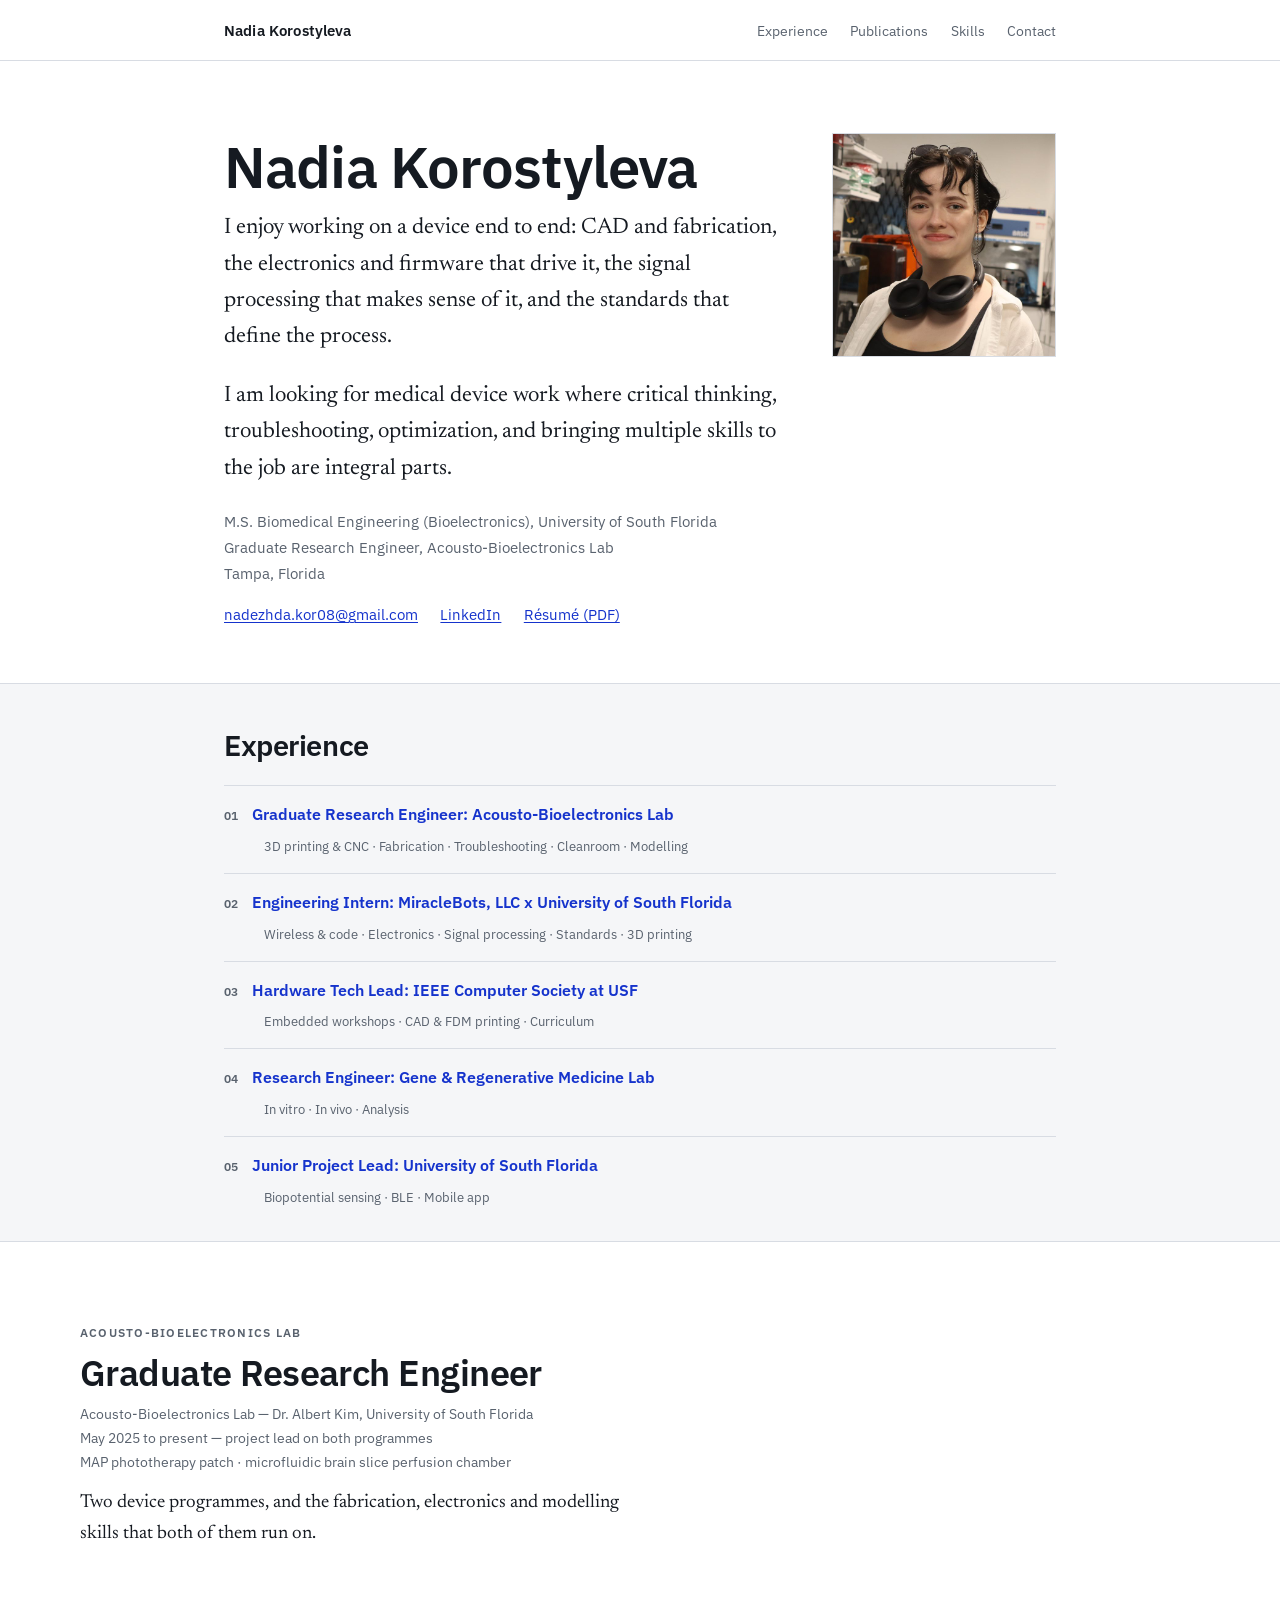
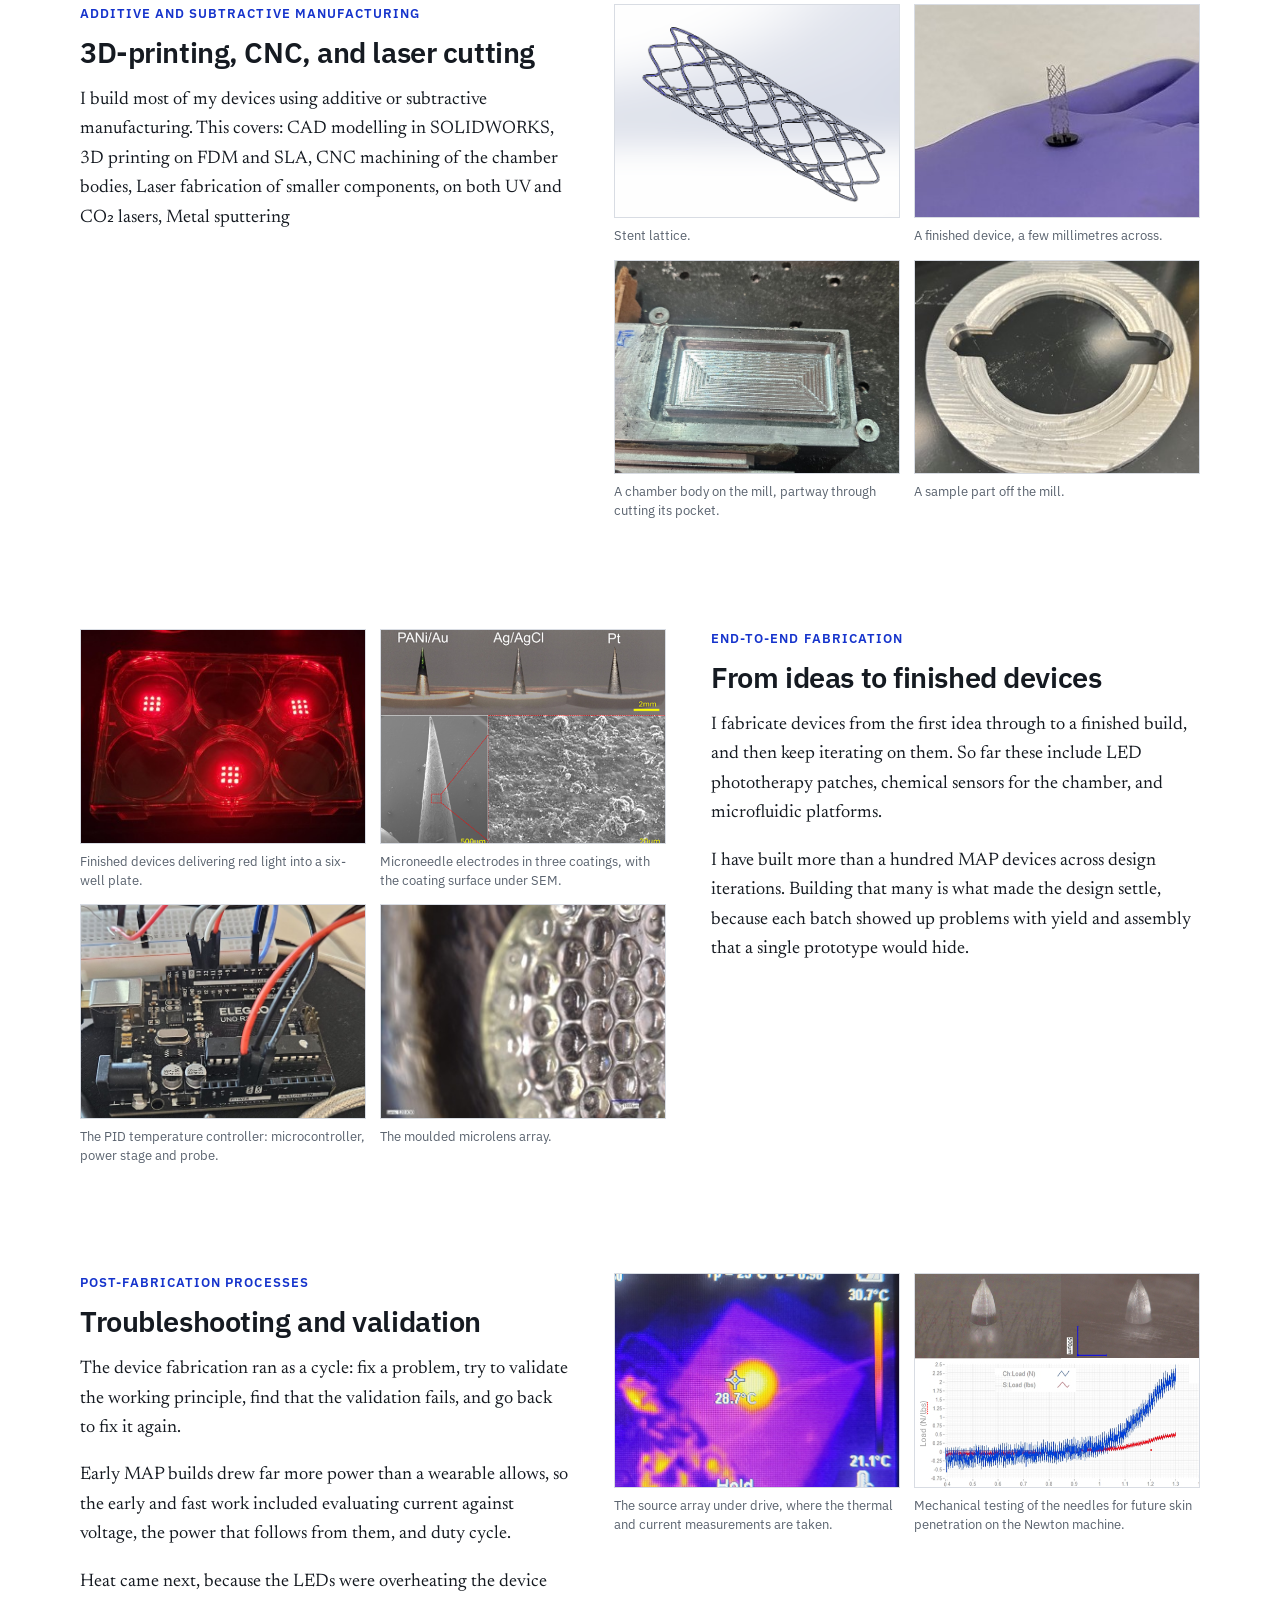
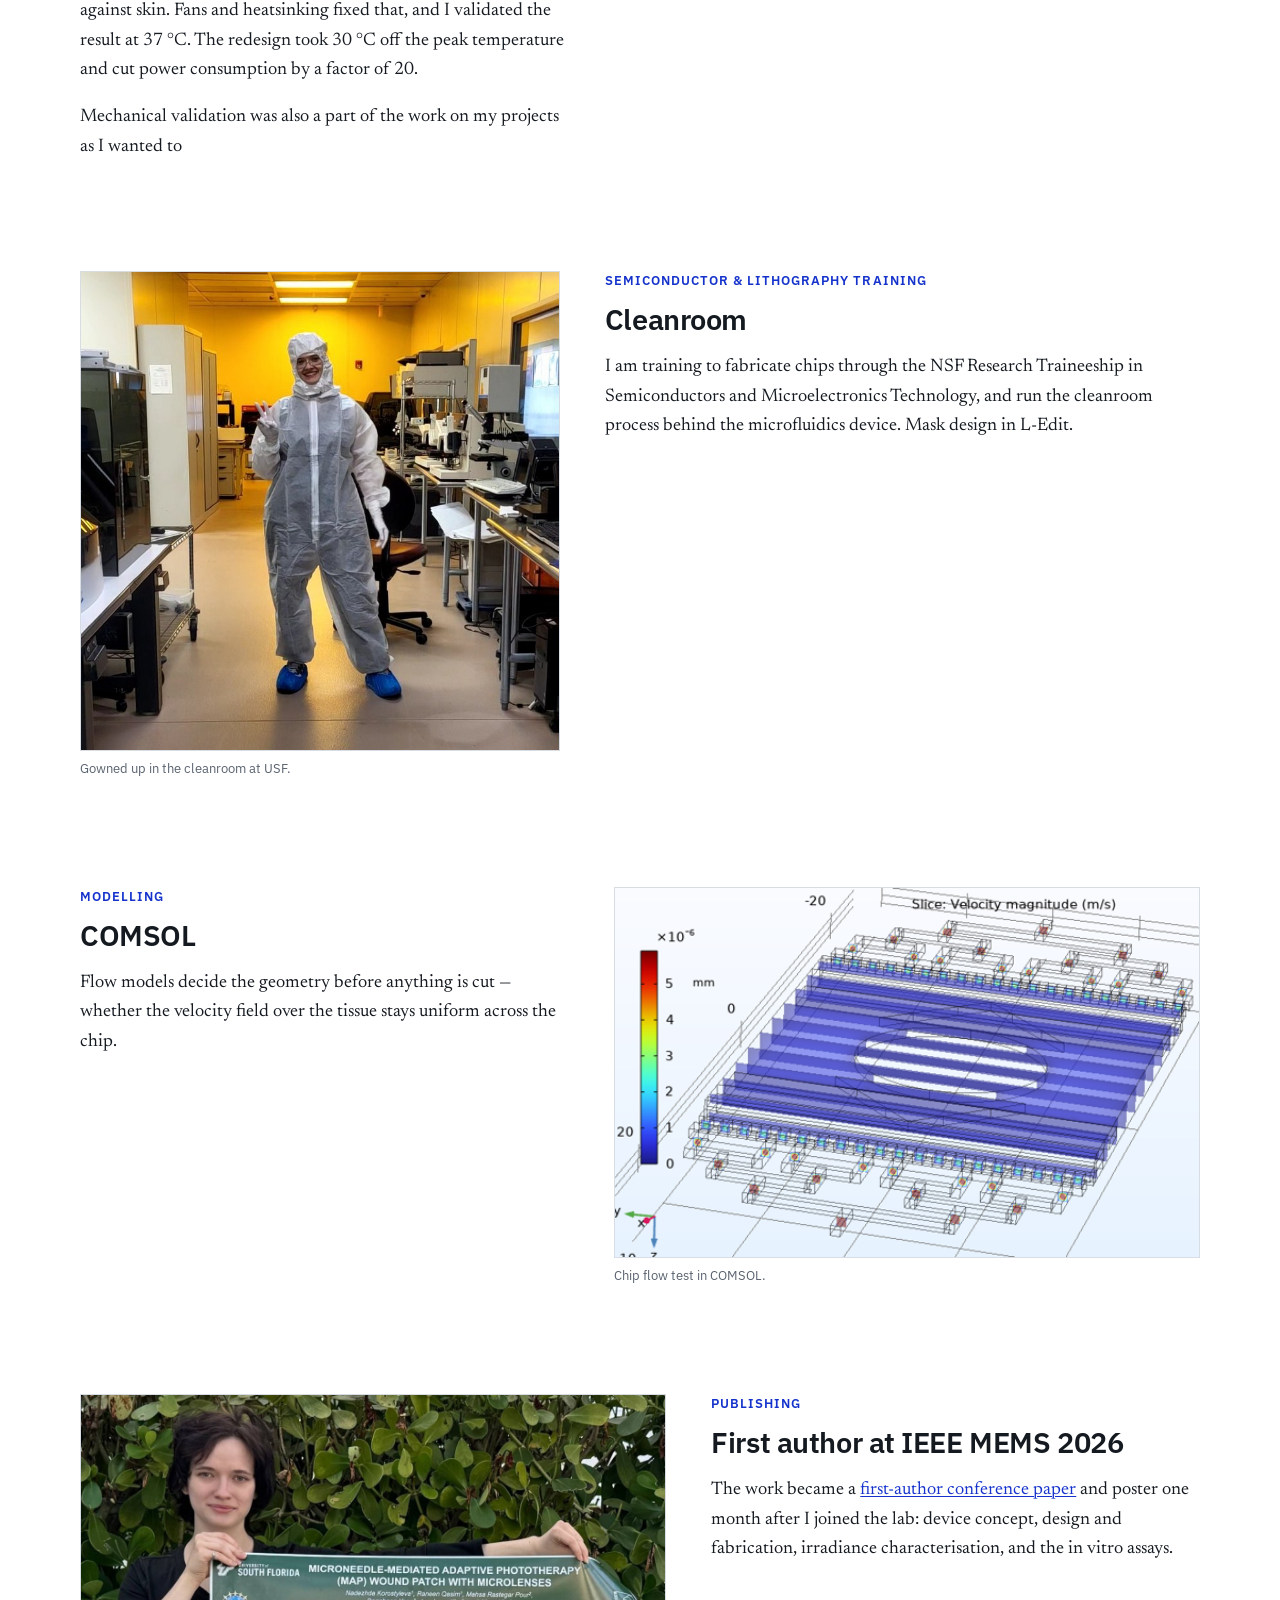
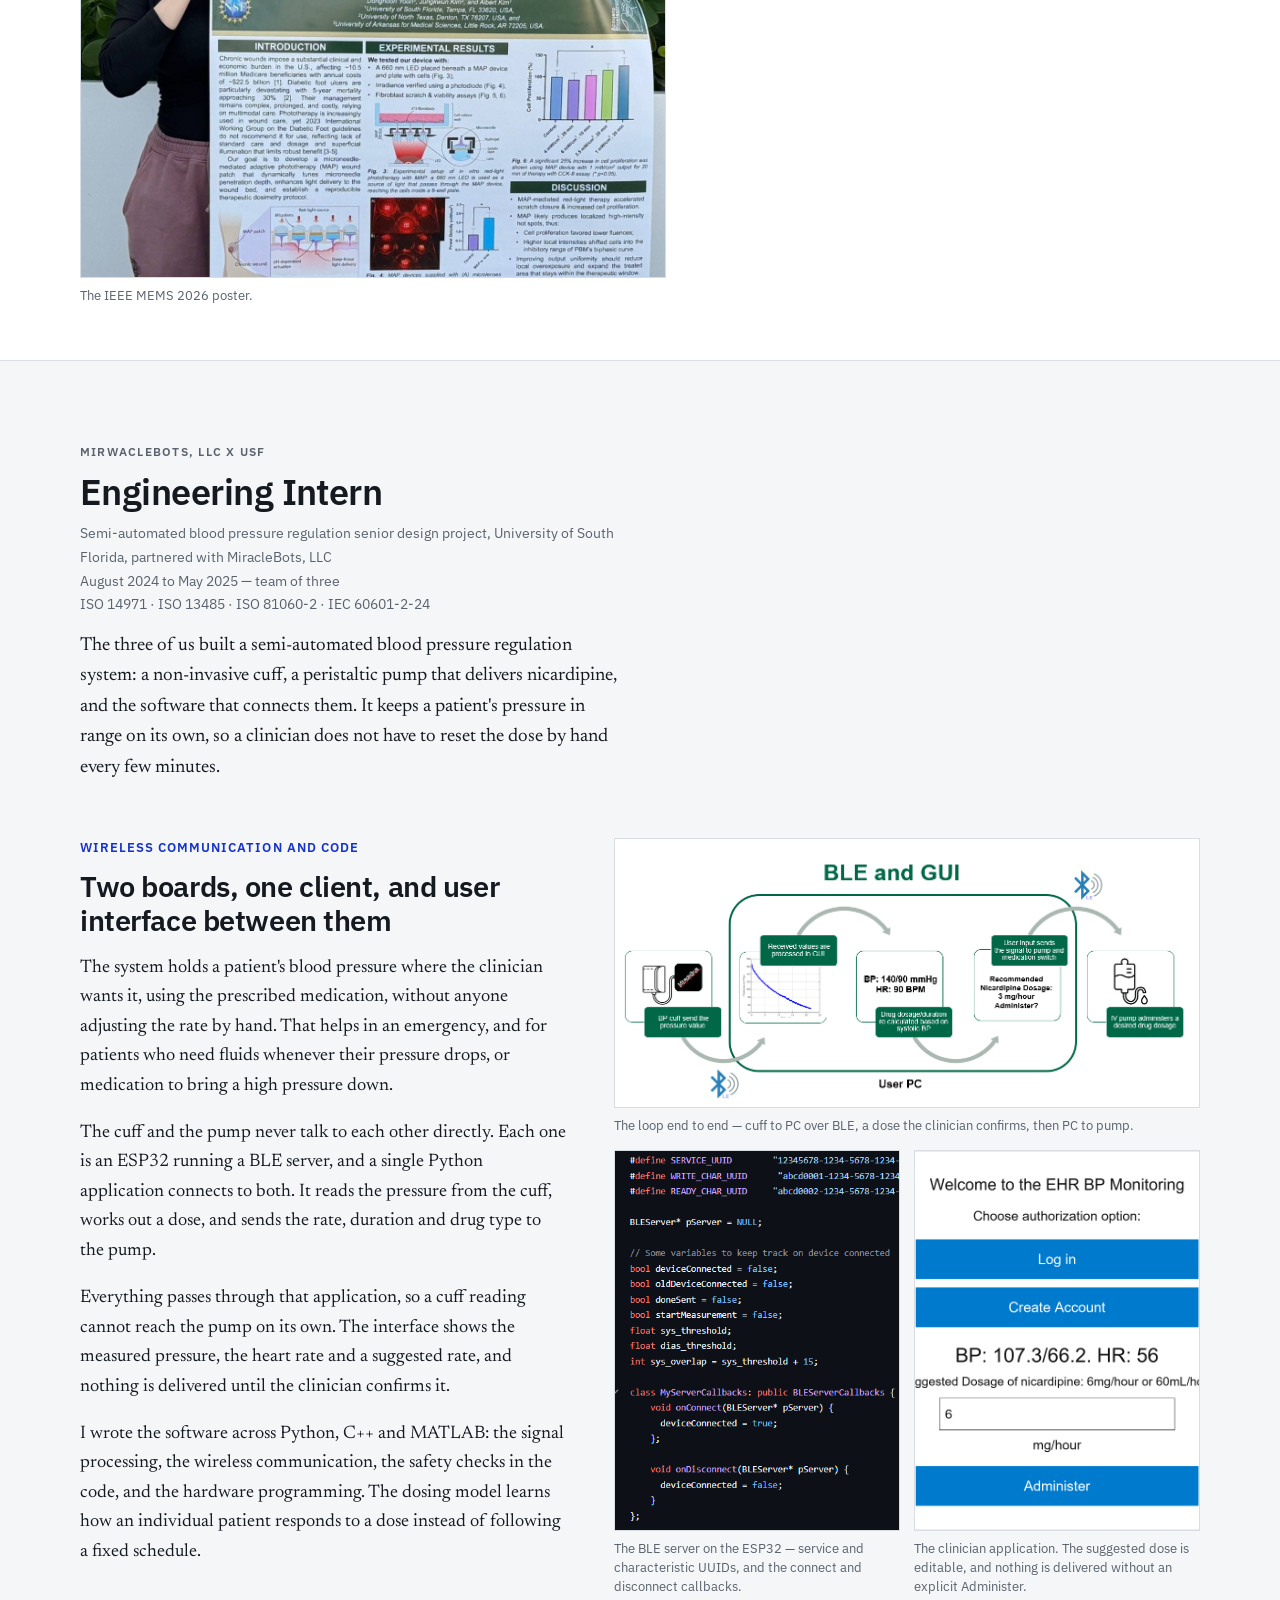
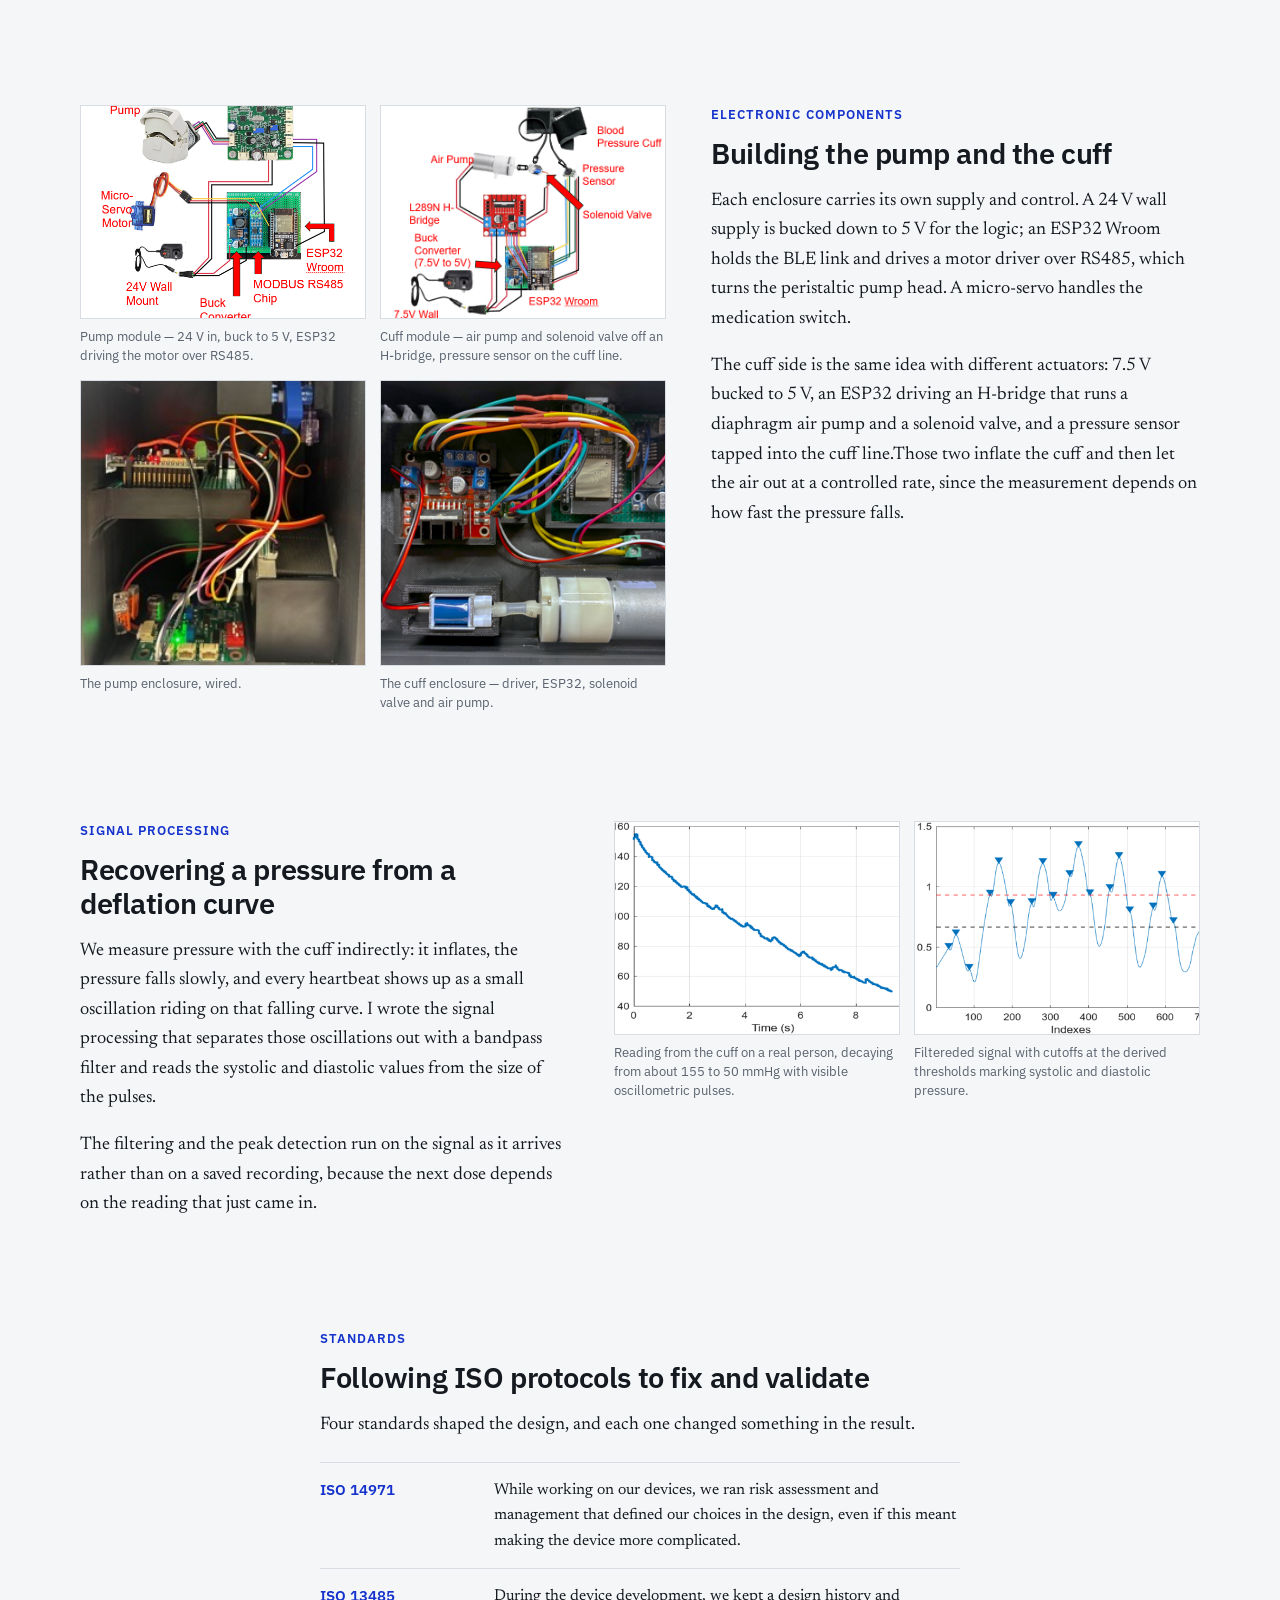
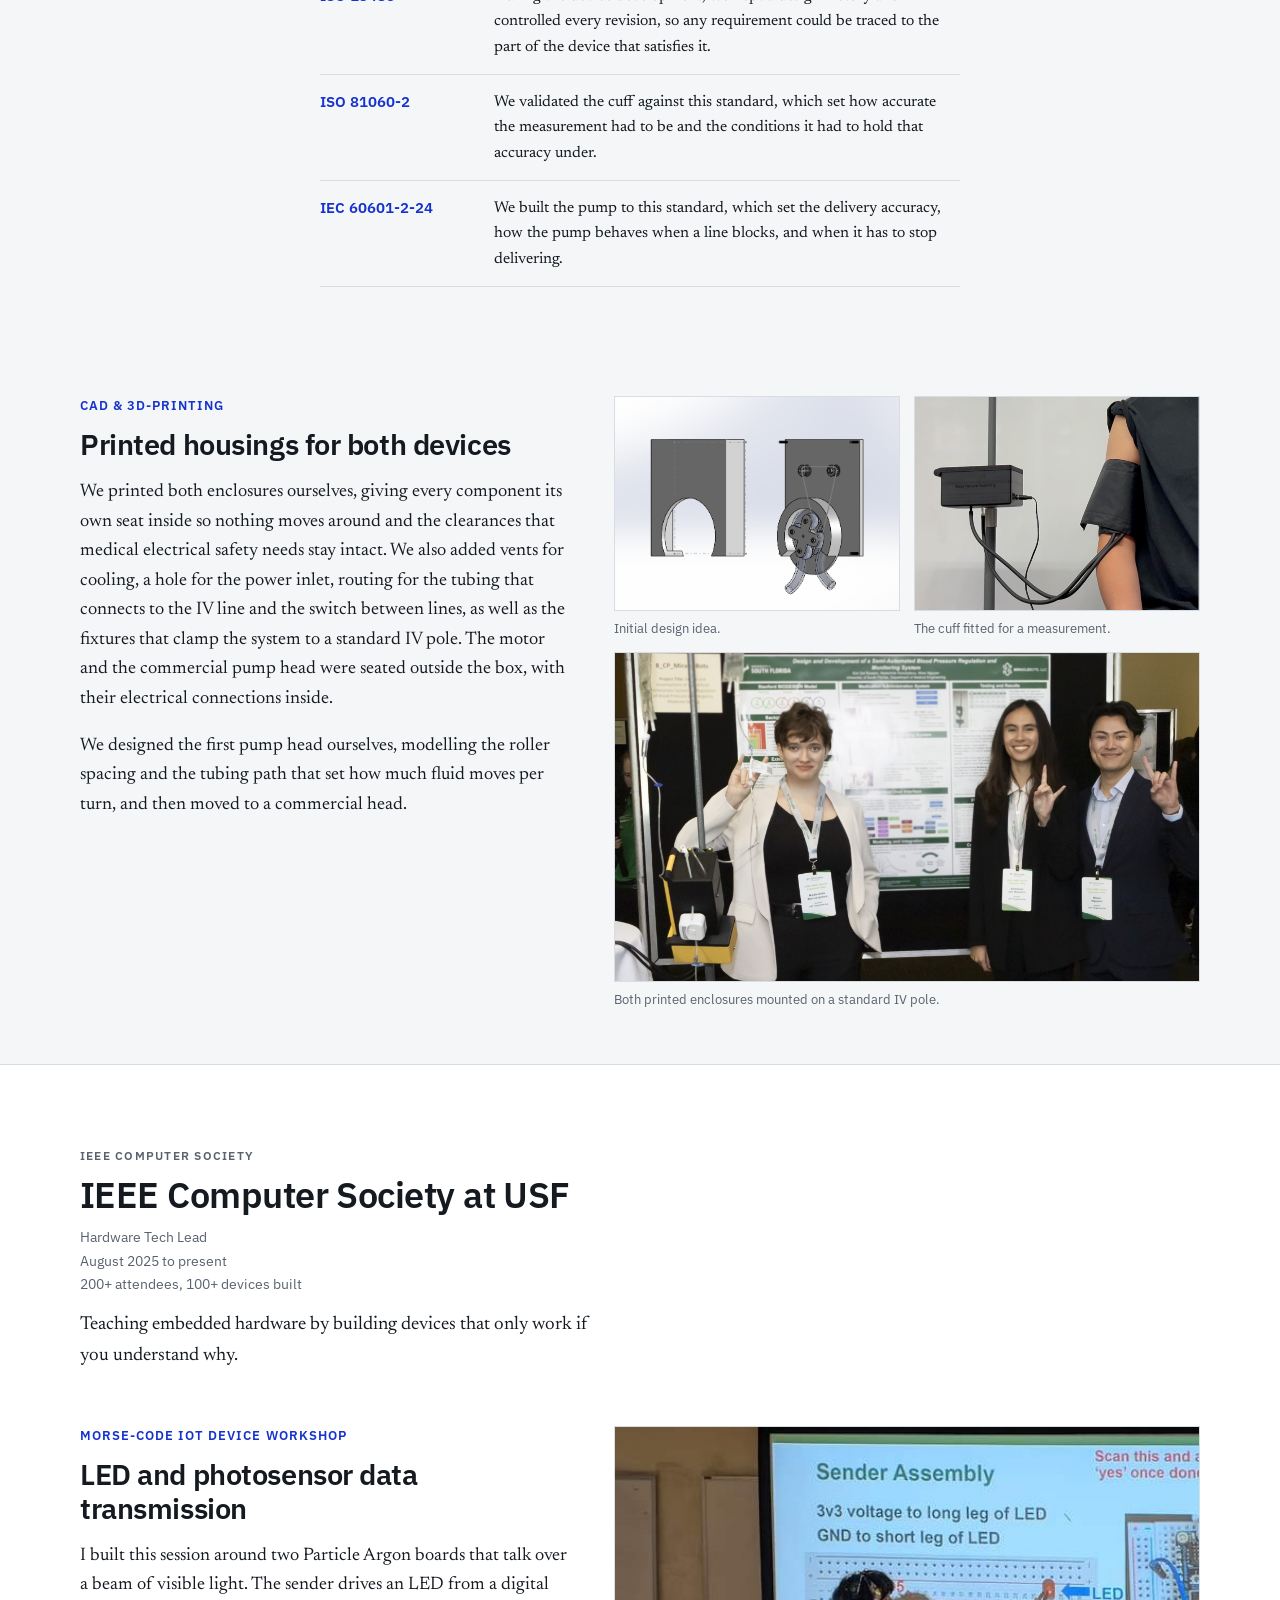
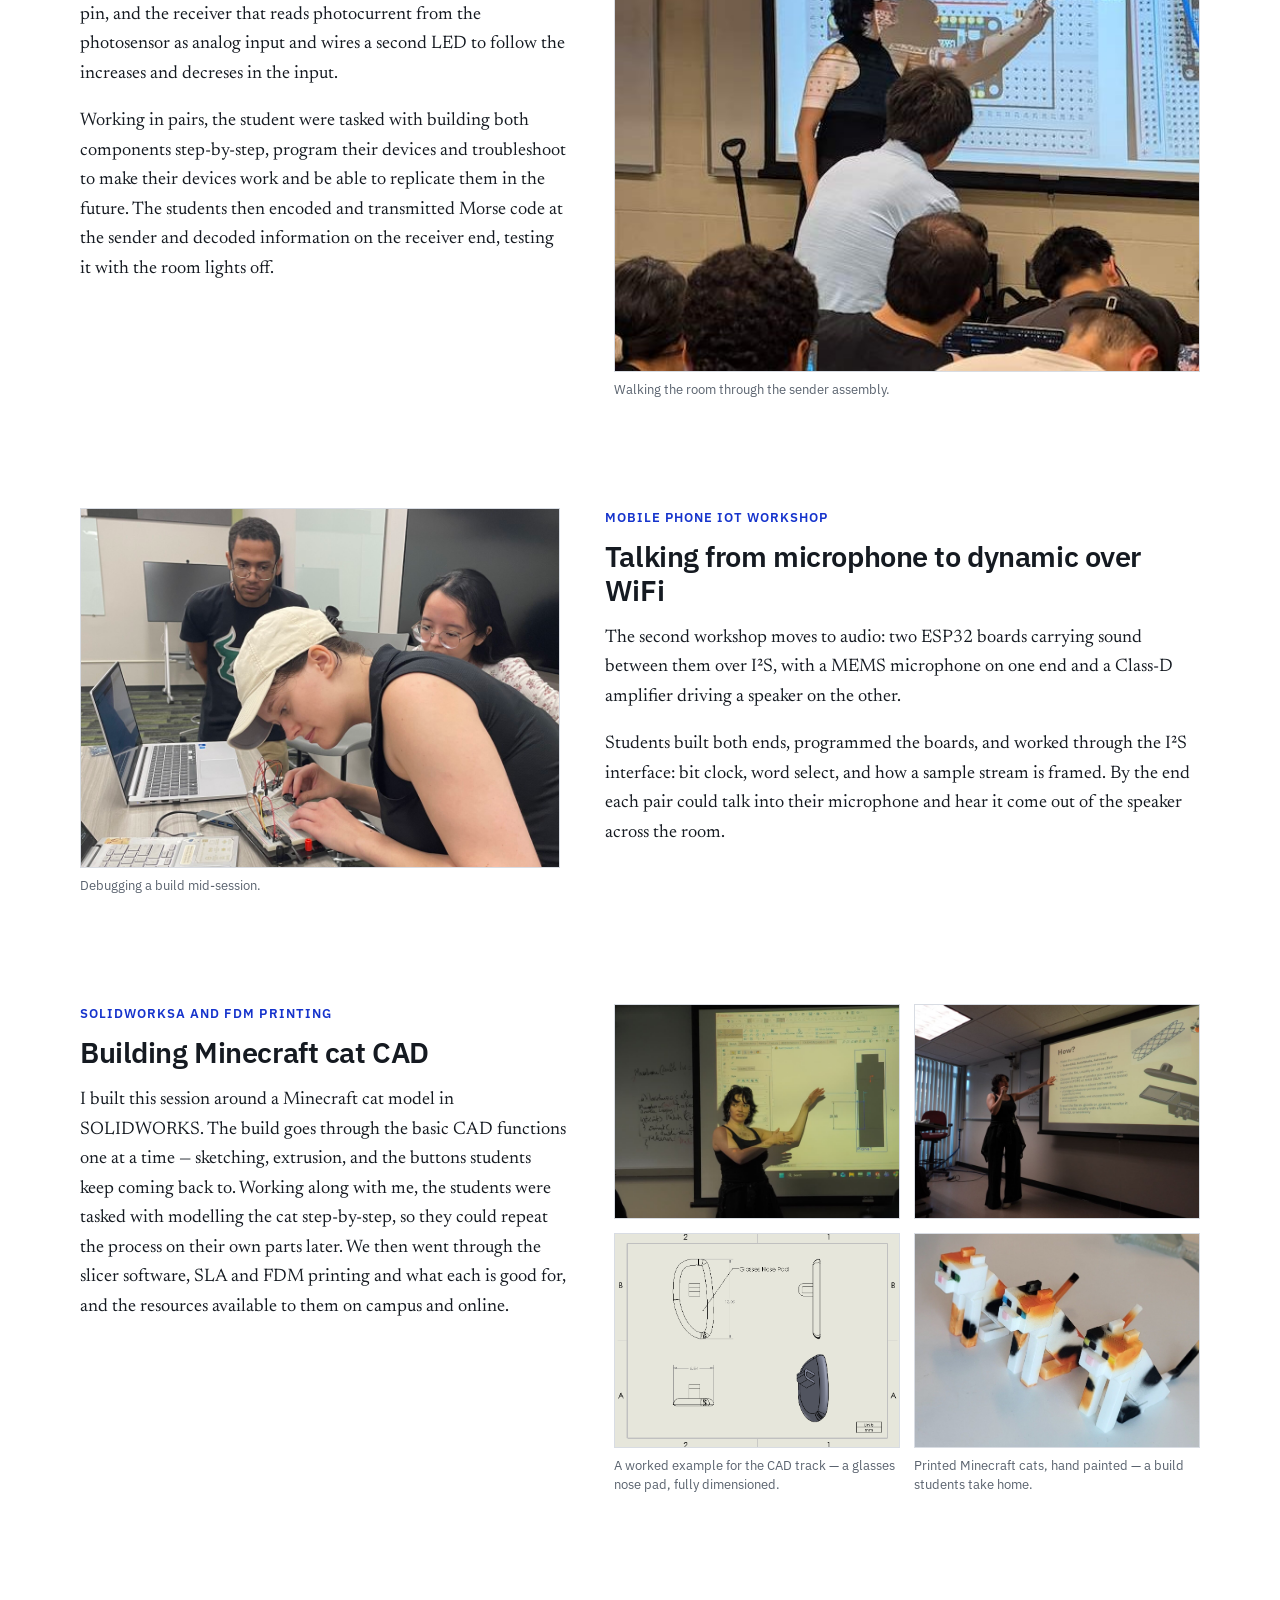
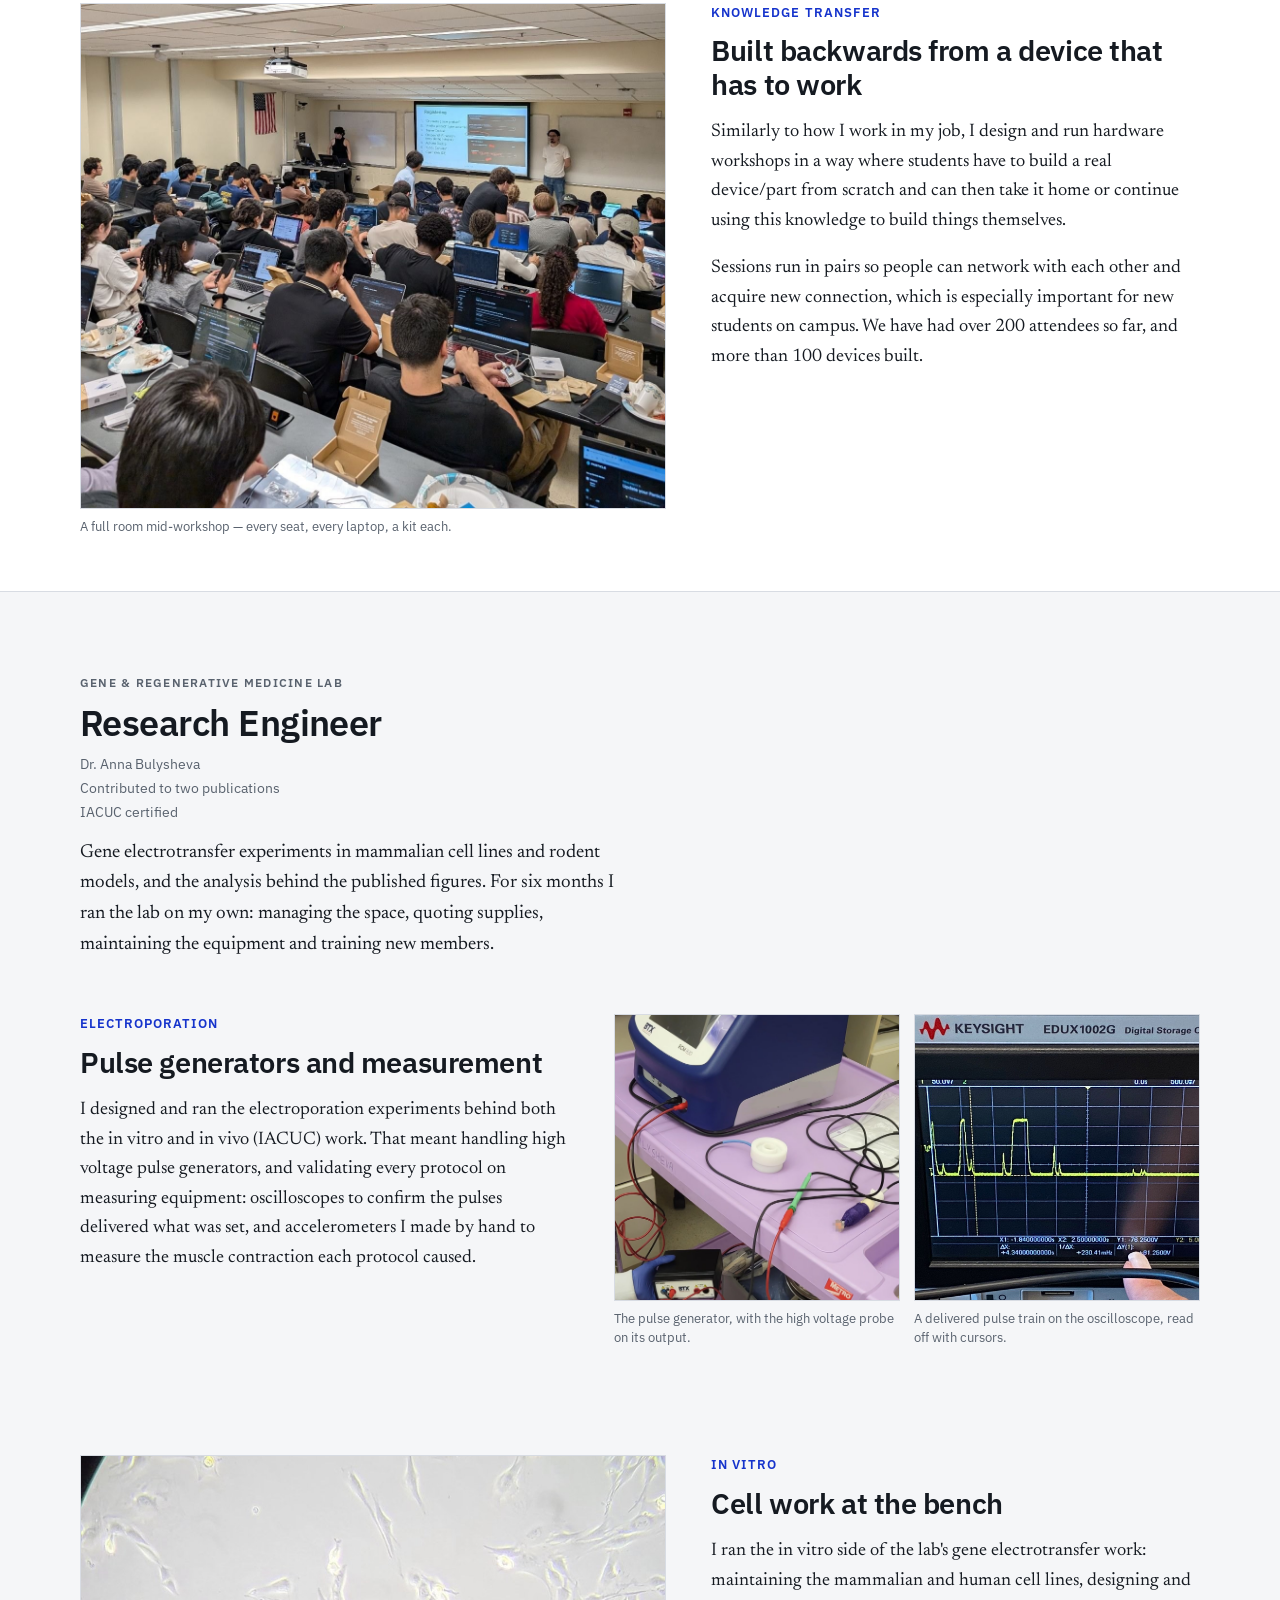
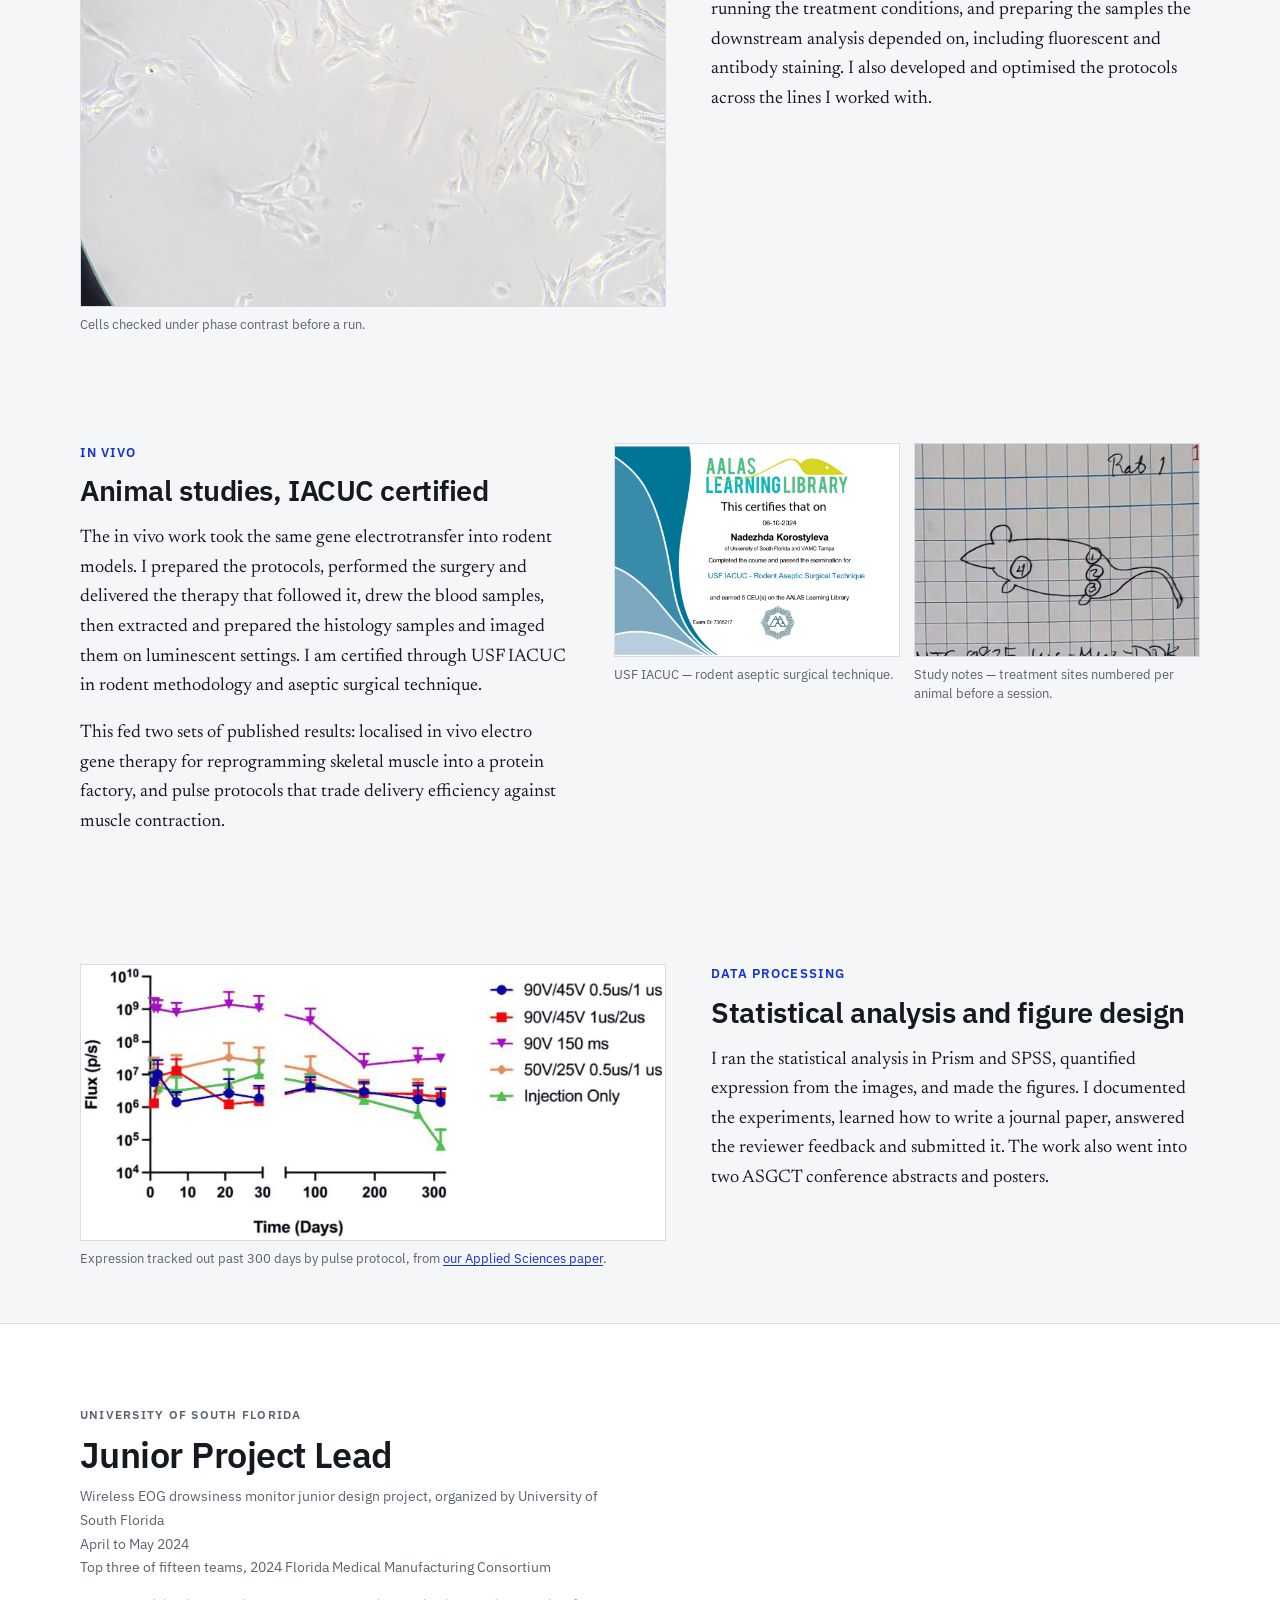
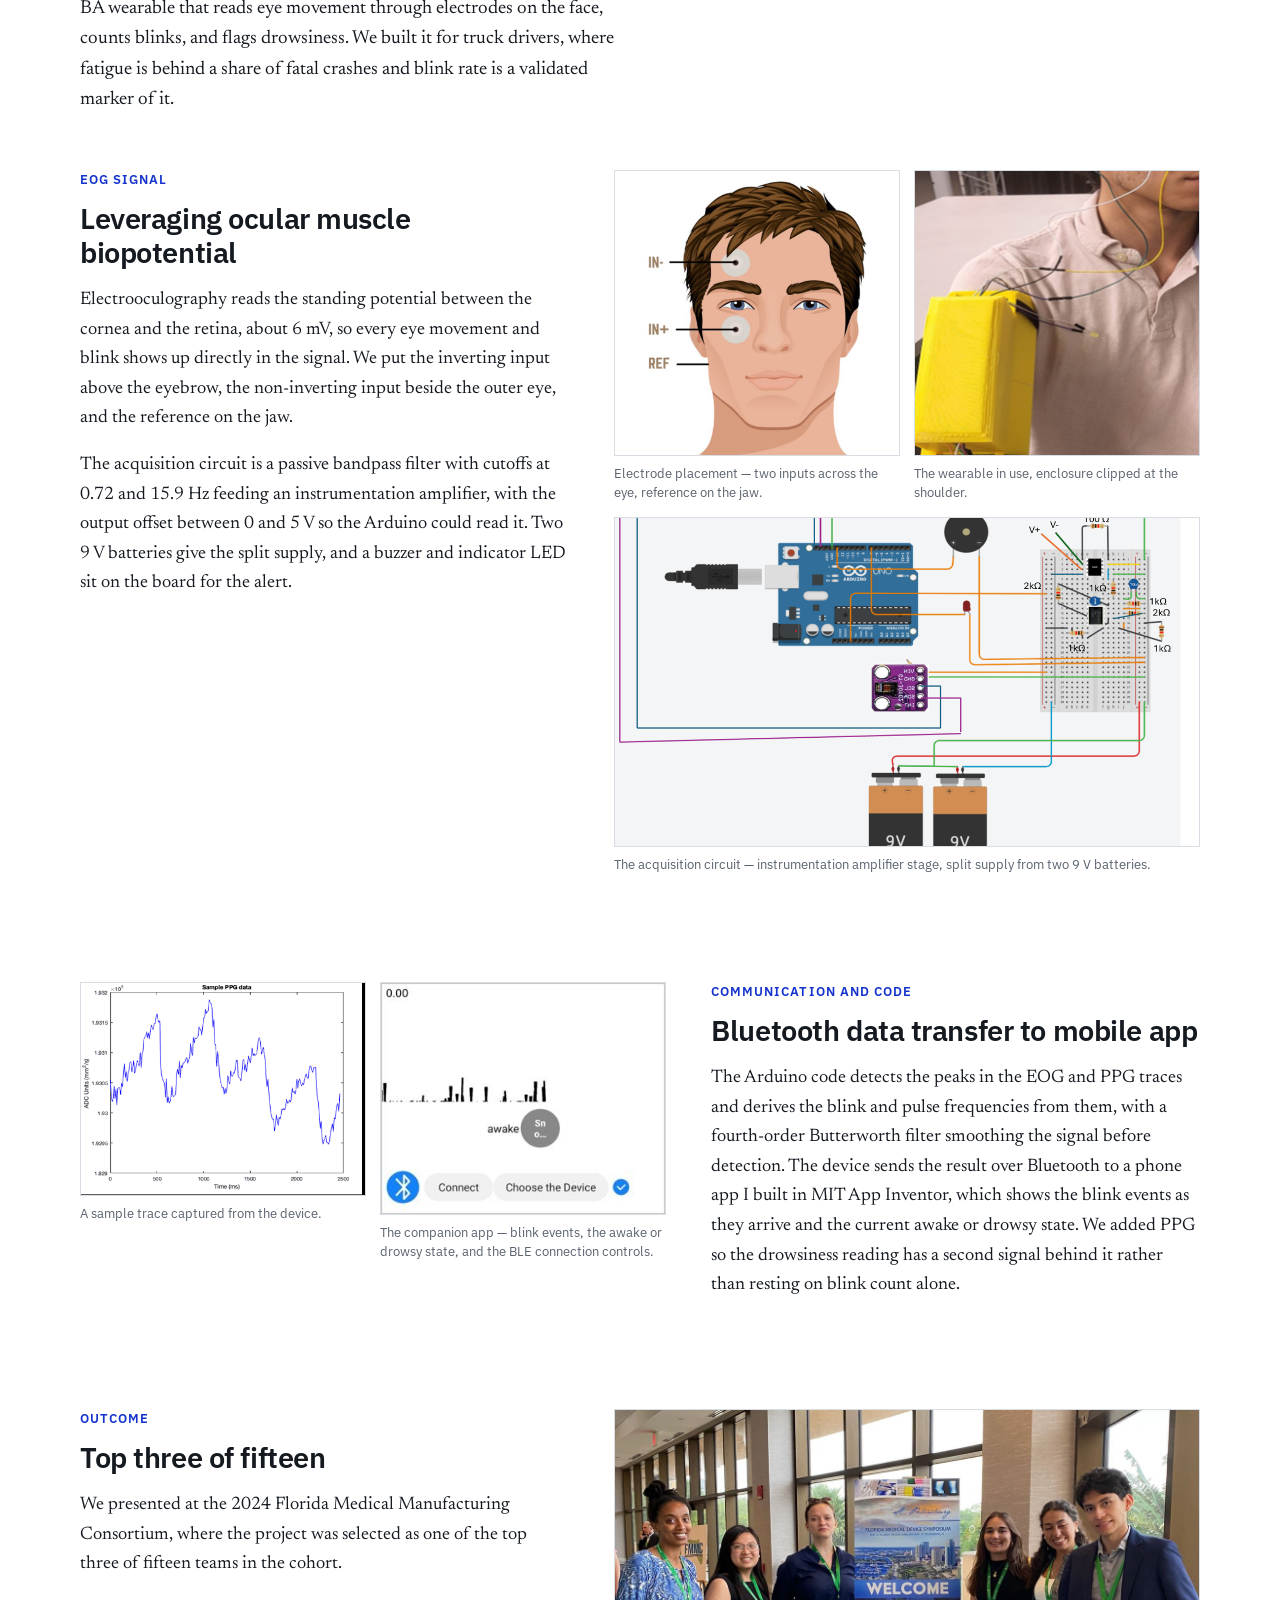
<file: index.html>
<!DOCTYPE html>
<html lang="en">
<head>
<meta charset="utf-8">
<meta name="viewport" content="width=device-width, initial-scale=1">
<title>Nadia Korostyleva | Biomedical Engineer</title>
<meta name="description" content="I work on medical devices end to end: CAD and fabrication, the electronics and firmware that drive them, the signal processing, and the standards work.">
<link rel="canonical" href="https://nadiakorostyleva.com/">

<!-- The preview card LinkedIn, Slack and iMessage build when the link is
     pasted. These are read instead of the meta description above, and the
     image URL has to be absolute for them to fetch it. -->
<meta property="og:type" content="website">
<meta property="og:url" content="https://nadiakorostyleva.com/">
<meta property="og:title" content="Nadia Korostyleva | Biomedical Engineer">
<meta property="og:description" content="I work on medical devices end to end: CAD and fabrication, the electronics and firmware that drive them, the signal processing, and the standards work.">
<meta property="og:image" content="https://nadiakorostyleva.com/og-card.jpg">
<meta property="og:image:width" content="1200">
<meta property="og:image:height" content="630">
<meta property="og:image:alt" content="Nadia Korostyleva, biomedical engineer, photographed in the lab beside her name and the work she does.">
<meta name="twitter:card" content="summary_large_image">

<link rel="preconnect" href="https://fonts.googleapis.com">
<link rel="preconnect" href="https://fonts.gstatic.com" crossorigin>
<link href="https://fonts.googleapis.com/css2?family=IBM+Plex+Sans:wght@400;500;600&family=Newsreader:opsz,wght@6..72,400;6..72,500&display=swap" rel="stylesheet">
<link rel="icon" href="favicon.ico" sizes="any">
<link rel="icon" type="image/png" sizes="32x32" href="favicon-32.png">
<!-- Google indexes a favicon that is a square multiple of 48px. The .ico
     carries a 48 inside it, but declaring the 192 outright leaves nothing
     to infer. -->
<link rel="icon" type="image/png" sizes="192x192" href="favicon-192.png">
<link rel="apple-touch-icon" href="apple-touch-icon.png">
<link rel="manifest" href="site.webmanifest">
<meta name="theme-color" content="#1533cc">
<link rel="stylesheet" href="style.css?v=31">
</head>
<body>

<header class="masthead">
  <div class="wrap masthead-inner">
    <a class="wordmark" href="index.html">Nadia Korostyleva</a>
    <nav>
      <a href="#experience">Experience</a>
      <a href="#publications">Publications</a>
      <a href="#skills">Skills</a>
      <a href="#contact">Contact</a>
    </nav>
  </div>
</header>

<div class="hero">
  <div class="wrap hero-inner">
    <div class="hero-body">
    <h1>Nadia Korostyleva</h1>
    <p class="hero-lede">I enjoy working on a device end to end: CAD and fabrication, the electronics and firmware that drive it, the signal processing that makes sense of it, and the standards that define the process. </p>
    <p class="hero-lede">I am looking for medical device work where critical thinking, troubleshooting, optimization, and bringing multiple skills to the job are integral parts.</p>
    <p class="hero-facts">
      M.S. Biomedical Engineering (Bioelectronics), University of South Florida<br>
      Graduate Research Engineer, Acousto-Bioelectronics Lab<br>
      Tampa, Florida
    </p>

    <ul class="contact-links hero-links">
      <li><a href="mailto:nadezhda.kor08@gmail.com">nadezhda.kor08@gmail.com</a></li>
      <li><a href="https://www.linkedin.com/in/nadezhda890/">LinkedIn</a></li>
      <li><a href="resume.pdf">R&eacute;sum&eacute; (PDF)</a></li>
    </ul>
    </div>
    <img class="hero-portrait" src="images/headshot_portfolio_web.jpg?v=29" width="720" height="720" alt="Nadia Korostyleva in the lab, headphones round the neck and sunglasses pushed up into short dark hair, with a fume hood and printers behind.">
  </div>
</div>

<main class="wrap">

  <section id="experience">
    <div class="section-head"><h2>Experience</h2></div>
    <ol class="jump">
      <li><a href="#abl">Graduate Research Engineer:  Acousto-Bioelectronics Lab</a><span>3D printing &amp; CNC · Fabrication · Troubleshooting · Cleanroom · Modelling</span></li>
      <li><a href="#senior">Engineering Intern:  MiracleBots, LLC x University of South Florida</a><span>Wireless &amp; code · Electronics · Signal processing · Standards · 3D printing</span></li>
      <li><a href="#ieee">Hardware Tech Lead:  IEEE Computer Society at USF</a><span>Embedded workshops · CAD &amp; FDM printing · Curriculum</span></li>
      <li><a href="#regen">Research Engineer:  Gene & Regenerative Medicine Lab</a><span>In vitro · In vivo · Analysis</span></li>
      <li><a href="#junior">Junior Project Lead:  University of South Florida</a><span>Biopotential sensing · BLE · Mobile app</span></li>
    </ol>
    <p></p>
  </section>

</main>

<div class="positions" id="portfolio">
  <section class="position" id="abl">
    <div class="position-head">
      <p class="position-num">Acousto-Bioelectronics Lab</p>
      <h2>Graduate Research Engineer</h2>
      <p class="position-meta">Acousto-Bioelectronics Lab — Dr. Albert Kim, University of South Florida<br>
      May 2025 to present — project lead on both programmes<br>
      MAP phototherapy patch · microfluidic brain slice perfusion chamber</p>
      <p class="position-dek">Two device programmes, and the fabrication, electronics and modelling skills that both of them run on.</p>
    </div>

    <section class="skill holds">
      <div class="skill-inner">
        <div class="band-text reveal">
          <p class="band-num">Additive and subtractive manufacturing</p>
          <h2>3D-printing, CNC, and laser cutting</h2>
          <p>I build most of my devices using additive or subtractive manufacturing. This covers: CAD modelling in SOLIDWORKS, 3D printing on FDM and SLA, CNC machining of the chamber bodies, Laser fabrication of smaller components, on both UV and CO₂ lasers, Metal sputtering</p>
        </div>
        <div class="band-media reveal mosaic-4">
          <figure class="wide">
            <img src="images/cad-stent-lattice.png?v=22" alt="CAD model of a stent: a tubular diamond lattice of struts, shown isometrically.">
            <figcaption>Stent lattice.</figcaption>
          </figure>
          <figure class="wide">
            <img src="images/map-device-in-hand.jpg?v=22" alt="A finished MAP device held between two gloved fingertips, a few millimetres across.">
            <figcaption>A finished device, a few millimetres across.</figcaption>
          </figure>
          <figure class="wide">
            <img src="images/cnc-chamber-pocket.jpg?v=22" alt="An aluminium chamber body bolted to the mill bed mid-job, a stepped rectangular pocket cut into it with the concentric passes of the toolpath visible across the floor.">
            <figcaption>A chamber body on the mill, partway through cutting its pocket.</figcaption>
          </figure>
          <figure>
            <img src="images/cnc-machined-part.jpg?v=22" alt="A machined aluminium ring off the mill, concentric tool marks across the face and two small slots cut into the bore.">
            <figcaption>A sample part off the mill.</figcaption>
          </figure>
        </div>
      </div>
    </section>
    <section class="skill holds">
      <div class="skill-inner">
        <div class="band-text reveal">
          <p class="band-num">End-to-end fabrication</p>
          <h2>From ideas to finished devices</h2>
          <p>I fabricate devices from the first idea through to a finished build, and then keep iterating on them. So far these include LED phototherapy patches, chemical sensors for the chamber, and microfluidic platforms.</p>
          <p>I have built more than a hundred MAP devices across design iterations. Building that many is what made the design settle, because each batch showed up problems with yield and assembly that a single prototype would hide.</p>
        </div>
        <div class="band-media reveal mosaic-4">
          <figure>
            <img src="images/map-invitro-plate.jpg?v=22" alt="Three MAP devices illuminating wells of a six-well culture plate from beneath, each showing a three-by-three array of emitters through the plate base.">
            <figcaption>Finished devices delivering red light into a six-well plate.</figcaption>
          </figure>
          <figure>
            <img src="images/chemical_sensor.png?v=22" alt="Top: three microneedle electrodes side by side, labelled PANi/Au, Ag/AgCl and Pt, with a 2 mm scale bar. Bottom: a scanning electron micrograph of one needle with a 500 micrometre scale bar, and a magnified inset of its textured coating surface with a 20 micrometre scale bar.">
            <figcaption>Microneedle electrodes in three coatings, with the coating surface under SEM.</figcaption>
          </figure>
          <figure>
            <img src="images/pid-temperature-controller.jpg?v=22" alt="An Elegoo Uno R3 wired to a breadboard carrying a power transistor and resistor, with a stainless steel temperature probe on a braided lead beside the board.">
            <figcaption>The PID temperature controller: microcontroller, power stage and probe.</figcaption>
          </figure>
          <figure>
            <img src="images/map-array-micrograph.jpg?v=22" alt="Micrograph of the moulded microlens array, close-packed plano-convex lenses filling the frame with a scale bar at the lower edge.">
            <figcaption>The moulded microlens array.</figcaption>
          </figure>
        </div>
      </div>
    </section>
    <section class="skill">
      <div class="skill-inner">
        <div class="band-text reveal">
          <p class="band-num">Post-fabrication processes</p>
          <h2>Troubleshooting and validation</h2>
          <p>The device fabrication ran as a cycle: fix a problem, try to validate the working principle, find that the validation fails, and go back to fix it again.</p>
          <p>Early MAP builds drew far more power than a wearable allows, so the early and fast work included evaluating current against voltage, the power that follows from them, and duty cycle. </p>
          <p>Heat came next, because the LEDs were overheating the device against skin. Fans and heatsinking fixed that, and I validated the result at 37 °C. The redesign took 30 °C off the peak temperature and cut power consumption by a factor of 20.</p>
          <p>Mechanical validation was also a part of the work on my projects as I wanted to </p>
        </div>
        <div class="band-media reveal mosaic-4">
          <figure>
            <img src="images/temp_measured.jpg?v=22" alt="The LED source array running, individual emitters visible through the lens optic against saturated red illumination.">
            <figcaption>The source array under drive, where the thermal and current measurements are taken.</figcaption>
          </figure>
          <figure>
            <img src="images/mechanical_testing.png" alt="Mechanical teatsing results: needle intact at the top left, slightly shortened at top right, load vs position graph at the bottom">
            <figcaption>Mechanical testing of the needles for future skin penetration on the Newton machine.</figcaption>
          </figure>
        </div>
      </div>
    </section>
    <section class="skill single-media">
      <div class="skill-inner">
        <div class="band-text reveal">
          <p class="band-num">Semiconductor & Lithography training</p>
          <h2>Cleanroom</h2>
          <p>I am training to fabricate chips through the NSF Research Traineeship in Semiconductors and Microelectronics Technology, and run the cleanroom process behind the microfluidics device. Mask design in L-Edit.</p>
        </div>
        <div class="band-media reveal media-single">
          <figure class="wide">
            <img src="images/cleanroom-suited.jpg?v=22" alt="Gowned in a full cleanroom suit, hood and overshoes, standing in the fabrication bay between benches of microscopes and process equipment.">
            <figcaption>Gowned up in the cleanroom at USF.</figcaption>
          </figure>
        </div>
      </div>
    </section>
    <section class="skill">
      <div class="skill-inner">
        <div class="band-text reveal">
          <p class="band-num">Modelling</p>
          <h2>COMSOL</h2>
          <p>Flow models decide the geometry before anything is cut — whether the velocity field over the tissue stays uniform across the chip.</p>
        </div>
        <div class="band-media reveal">
          <figure class="fit">
            <img src="images/chamber-comsol-flow.png?v=22" alt="COMSOL simulation showing velocity magnitude on a slice plane through the chip, with the tissue region outlined at the centre.">
            <figcaption>Chip flow test in COMSOL.</figcaption>
          </figure>
        </div>
      </div>
    </section>
    <section class="skill">
      <div class="skill-inner">
        <div class="band-text reveal">
          <p class="band-num">Publishing</p>
          <h2>First author at IEEE MEMS 2026</h2>
          <p>The work became a <a href="https://ieeexplore.ieee.org/document/11419300">first-author conference paper</a> and poster one month after I joined the lab: device concept, design and fabrication, irradiance characterisation, and the in vitro assays.</p>
        </div>
        <div class="band-media reveal media-wide">
          <figure class="fit-w">
            <img src="images/map-poster.jpg?v=22" alt="Holding the IEEE MEMS 2026 poster, titled Microneedle-Mediated Adaptive Phototherapy (MAP) Wound Patch with Microlenses.">
            <figcaption>The IEEE MEMS 2026 poster.</figcaption>
          </figure>
        </div>
      </div>
    </section>

  </section>

  <section class="position" id="senior">
    <div class="position-head">
      <p class="position-num">MirwacleBOts, LLC x USF</p>
      <h2>Engineering Intern</h2>
      <p class="position-meta">Semi-automated blood pressure regulation senior design project, University of South Florida, partnered with MiracleBots, LLC<br>
      August 2024 to May 2025 — team of three<br>
      ISO 14971 · ISO 13485 · ISO 81060-2 · IEC 60601-2-24</p>
      <p class="position-dek">The three of us built a semi-automated blood pressure regulation system: a non-invasive cuff, a peristaltic pump that delivers nicardipine, and the software that connects them. It keeps a patient's pressure in range on its own, so a clinician does not have to reset the dose by hand every few minutes.</p>
    </div>

    <section class="skill holds">
      <div class="skill-inner">
        <div class="band-text reveal">
          <p class="band-num">Wireless communication and code</p>
          <h2>Two boards, one client, and user interface between them</h2>
          <p>The system holds a patient's blood pressure where the clinician wants it, using the prescribed medication, without anyone adjusting the rate by hand. That helps in an emergency, and for patients who need fluids whenever their pressure drops, or medication to bring a high pressure down.</p>
          <p>The cuff and the pump never talk to each other directly. Each one is an ESP32 running a BLE server, and a single Python application connects to both. It reads the pressure from the cuff, works out a dose, and sends the rate, duration and drug type to the pump.</p>
          <p>Everything passes through that application, so a cuff reading cannot reach the pump on its own. The interface shows the measured pressure, the heart rate and a suggested rate, and nothing is delivered until the clinician confirms it.</p>
          <p>I wrote the software across Python, C++ and MATLAB: the signal processing, the wireless communication, the safety checks in the code, and the hardware programming. The dosing model learns how an individual patient responds to a dose instead of following a fixed schedule.</p>
        </div>
        <div class="band-media reveal mosaic-4 has-span">
          <figure class="fit span-2">
            <img src="images/bp-ble-architecture.png?v=22" alt="System flow titled BLE and GUI: the BP cuff sends its pressure value over Bluetooth Low Energy to the user PC, where the GUI processes the values, computes a dose and duration from the systolic pressure, and asks the clinician to confirm; on confirmation a second BLE link sends the rate to the IV pump, which administers the dose.">
            <figcaption>The loop end to end — cuff to PC over BLE, a dose the clinician confirms, then PC to pump.</figcaption>
          </figure>
          <figure class="tall">
            <img src="images/bp-code.png?v=23" alt="ESP32 firmware in an editor: the BLE service and characteristic UUIDs defined as constants, state flags for connection and measurement, systolic and diastolic thresholds, and a BLEServerCallbacks class with onConnect and onDisconnect setting the connected flag.">
            <figcaption>The BLE server on the ESP32 — service and characteristic UUIDs, and the connect and disconnect callbacks.</figcaption>
          </figure>
          <figure class="tall">
            <img src="images/bp-clinician-app.png?v=22" alt="The clinician application: authorization options for logging in or creating an account, then the measured blood pressure of 107.3 over 66.2 and heart rate of 56, a suggested nicardipine dose of 6 mg per hour, an editable rate field, and an Administer button.">
            <figcaption>The clinician application. The suggested dose is editable, and nothing is delivered without an explicit Administer.</figcaption>
          </figure>
        </div>
      </div>
    </section>

    <section class="skill holds">
      <div class="skill-inner">
        <div class="band-text reveal">
          <p class="band-num">Electronic components</p>
          <h2>Building the pump and the cuff</h2>
          <p>Each enclosure carries its own supply and control. A 24 V wall supply is bucked down to 5 V for the logic; an ESP32 Wroom holds the BLE link and drives a motor driver over RS485, which turns the peristaltic pump head. A micro-servo handles the medication switch.</p>
          <p>The cuff side is the same idea with different actuators: 7.5 V bucked to 5 V, an ESP32 driving an H-bridge that runs a diaphragm air pump and a solenoid valve, and a pressure sensor tapped into the cuff line.Those two inflate the cuff and then let the air out at a controlled rate, since the measurement depends on how fast the pressure falls.</p>
        </div>
        <div class="band-media reveal mosaic-4">
          <figure class="wide">
            <img src="images/bp-pump-wiring-diagram.png?v=22" alt="Annotated wiring diagram of the pump module: a 24 volt wall supply feeding a buck converter down to 5 volts, an ESP32 Wroom and a MODBUS RS485 chip on a prototyping board, a motor driver running the peristaltic pump, and a micro-servo.">
            <figcaption>Pump module — 24 V in, buck to 5 V, ESP32 driving the motor over RS485.</figcaption>
          </figure>
          <figure class="wide">
            <img src="images/bp-cuff-wiring-diagram.png?v=22" alt="Annotated wiring diagram of the cuff module: a 7.5 volt wall mount feeding a buck converter to 5 volts, an ESP32 Wroom driving an H-bridge that runs an air pump and a solenoid valve, with a pressure sensor tapped into the cuff line.">
            <figcaption>Cuff module — air pump and solenoid valve off an H-bridge, pressure sensor on the cuff line.</figcaption>
          </figure>
          <figure class="sq">
            <img src="images/bp-pump-enclosure-wiring.jpg?v=24" alt="Inside the pump enclosure: a microcontroller board on a standoff rail above a bank of colour-coded terminal blocks, with looms running down to the components below.">
            <figcaption>The pump enclosure, wired.</figcaption>
          </figure>
          <figure class="sq">
            <img src="images/bp-cuff-enclosure-internals.png?v=22" alt="Inside the printed cuff enclosure: a motor driver board and an ESP32 on a prototyping board wired to a solenoid valve and a diaphragm air pump seated in printed brackets.">
            <figcaption>The cuff enclosure — driver, ESP32, solenoid valve and air pump.</figcaption>
          </figure>
        </div>
      </div>
    </section>

    <section class="skill">
      <div class="skill-inner">
        <div class="band-text reveal">
          <p class="band-num">Signal processing</p>
          <h2>Recovering a pressure from a deflation curve</h2>
          <p>We measure pressure with the cuff indirectly: it inflates, the pressure falls slowly, and every heartbeat shows up as a small oscillation riding on that falling curve. I wrote the signal processing that separates those oscillations out with a bandpass filter and reads the systolic and diastolic values from the size of the pulses.</p>
          <p>The filtering and the peak detection run on the signal as it arrives rather than on a saved recording, because the next dose depends on the reading that just came in.</p>
        </div>
        <div class="band-media reveal mosaic-4">
          <figure class="wide">
            <img src="images/bp-pressure-decay.png?v=22" alt="Measured cuff pressure decaying from about 155 to 50 mmHg over roughly nine seconds, with small oscillometric pulses visible on the curve.">
            <figcaption> Reading from the cuff on a real person, decaying from about 155 to 50 mmHg with visible oscillometric pulses. </figcaption>
          </figure>
          <figure class="wide">
            <img src="images/bp-oscillometric.png?v=22" alt="The extracted oscillometric pulse envelope with detected peaks marked, and horizontal thresholds for the systolic and diastolic ratios.">
            <figcaption> Filtereded signal with cutoffs at the derived thresholds marking systolic and diastolic pressure. </figcaption>
          </figure>
        </div>
      </div>
    </section>

    <section class="skill skill-solo">
      <div class="skill-inner">
        <div class="band-text reveal">
          <p class="band-num">Standards</p>
          <h2>Following ISO protocols to fix and validate</h2>
          <p>Four standards shaped the design, and each one changed something in the result.</p>
          <div class="iso-table">
            <div class="iso-row"><div class="iso-std">ISO 14971</div><div class="iso-use">While working on our devices, we ran risk assessment and management that defined our choices in the design, even if this meant making the device more complicated.</div></div>
            <div class="iso-row"><div class="iso-std">ISO 13485</div><div class="iso-use">During the device development, we kept a design history and controlled every revision, so any requirement could be traced to the part of the device that satisfies it.</div></div>
            <div class="iso-row"><div class="iso-std">ISO 81060-2</div><div class="iso-use">We validated the cuff against this standard, which set how accurate the measurement had to be and the conditions it had to hold that accuracy under.</div></div>
            <div class="iso-row"><div class="iso-std">IEC 60601-2-24</div><div class="iso-use">We built the pump to this standard, which set the delivery accuracy, how the pump behaves when a line blocks, and when it has to stop delivering.</div></div>
          </div>
        </div>
      </div>
    </section>

    <section class="skill holds">
      <div class="skill-inner">
        <div class="band-text reveal">
          <p class="band-num">CAD & 3D-printing</p>
          <h2>Printed housings for both devices</h2>
          <p>We printed both enclosures ourselves, giving every component its own seat inside so nothing moves around and the clearances that medical electrical safety needs stay intact. We also added vents for cooling, a hole for the power inlet, routing for the tubing that connects to the IV line and the switch between lines, as well as the fixtures that clamp the system to a standard IV pole. The motor and the commercial pump head were seated outside the box, with their electrical connections inside.</p>
          <p>We designed the first pump head ourselves, modelling the roller spacing and the tubing path that set how much fluid moves per turn, and then moved to a commercial head.</p>
        </div>
        <div class="band-media reveal mosaic-4">
          <figure class="wide">
            <img src="images/cad-pump-exploded.png?v=22" alt="The pump drawn as two parts side by side: the housing with its tubing channel cut away, and the four-roller head on its shaft with the tubing wrapped around it.">
            <figcaption>Initial design idea.</figcaption>
          </figure>
          <figure class="wide">
            <img src="images/bp-cuff-on-arm.png?v=22" alt="The system on the pole seen from further back: an IV bag hung above the printed monitoring enclosure, the pump module below it, and lines running down to the bench.">
            <figcaption>The cuff fitted for a measurement.</figcaption>
          </figure>
          <figure>
            <img src="images/group_w_device.jpeg?v=22" alt="The non-invasive cuff fitted on an upper arm, tubing running to the pole-mounted monitoring enclosure.">
            <figcaption>Both printed enclosures mounted on a standard IV pole.</figcaption>
          </figure>
        </div>
      </div>
    </section>

  </section>

  <section class="position" id="ieee">
    <div class="position-head">
      <p class="position-num">IEEE Computer Society</p>
      <h2>IEEE Computer Society at USF</h2>
      <p class="position-meta">Hardware Tech Lead<br>
      August 2025 to present<br>
      200+ attendees, 100+ devices built</p>
      <p class="position-dek">Teaching embedded hardware by building devices that only work if you understand why.</p>
    </div>

    <section class="skill">
      <div class="skill-inner">
        <div class="band-text reveal">
          <p class="band-num">Morse-code IoT device workshop</p>
          <h2>LED and photosensor data transmission</h2>
          <p>I built this session around two Particle Argon boards that talk over a beam of visible light. The sender drives an LED from a digital pin, and the receiver that reads photocurrent from the photosensor as analog input and wires a second LED to follow the increases and decreses in the input.</p>
          <p>Working in pairs, the student were tasked with building both components step-by-step, program their devices and troubleshoot to make their devices work and be able to replicate them in the future. The students then encoded and transmitted Morse code at the sender and decoded information on the receiver end, testing it with the room lights off.</p>
        </div>
        <div class="band-media reveal media-full">
          <figure class="wide">
            <img src="images/workshop-room.jpg?v=22" alt="Walking a full room through the sender assembly, with the breadboard wiring diagram projected on screen.">
            <figcaption>Walking the room through the sender assembly.</figcaption>
          </figure>
        </div>
      </div>
    </section>

    <section class="skill single-media">
      <div class="skill-inner">
        <div class="band-text reveal">
          <p class="band-num">Mobile Phone IoT Workshop</p>
          <h2>Talking from microphone to dynamic over WiFi</h2>
          <p>The second workshop moves to audio: two ESP32 boards carrying sound between them over I²S, with a MEMS microphone on one end and a Class-D amplifier driving a speaker on the other.</p>
          <p>Students built both ends, programmed the boards, and worked through the I²S interface: bit clock, word select, and how a sample stream is framed. By the end each pair could talk into their microphone and hear it come out of the speaker across the room.</p>
        </div>
        <div class="band-media reveal media-single">
          <figure>
            <img src="images/workshop-students-building.jpg?v=22" alt="Wiring a speaker into an ESP32 breadboard build while two attendees look on.">
            <figcaption>Debugging a build mid-session.</figcaption>
          </figure>
        </div>
      </div>
    </section>

    <section class="skill holds">
      <div class="skill-inner">
        <div class="band-text reveal">
          <p class="band-num">Solidworksa and FDM printing</p>
          <h2>Building Minecraft cat CAD</h2>
          <p>I built this session around a Minecraft cat model in SOLIDWORKS. The build goes through the basic CAD functions one at a time — sketching, extrusion, and the buttons students keep coming back to.

Working along with me, the students were tasked with modelling the cat step-by-step, so they could repeat the process on their own parts later. We then went through the slicer software, SLA and FDM printing and what each is good for, and the resources available to them on campus and online.</p>
        </div>
        <div class="band-media reveal mosaic-4">
          <figure>
            <img src="images/workshop-cad-teaching.jpg?v=22" alt="Teaching a parametric SOLIDWORKS sketch, dimensioning an extruded profile on the projected screen.">
          </figure>
          <figure>
            <img src="images/workshop-3dprint-lecture.jpg?v=22" alt="Presenting the 3D printing workflow — modelling, export, slicing, and choosing a printer.">
          </figure>
          <figure class="wide">
            <img src="images/cad-glasses-nose-pad.png?v=22" alt="Dimensioned SOLIDWORKS drawing of a glasses nose pad in millimetres: front, side and bottom views with a shaded isometric.">
            <figcaption>A worked example for the CAD track — a glasses nose pad, fully dimensioned.</figcaption>
          </figure>
          <figure>
            <img src="images/3d-printed-cats.jpg?v=22" alt="Three painted Minecraft cat models, printed in one piece and hand painted in white, orange and black.">
            <figcaption>Printed Minecraft cats, hand painted — a build students take home.</figcaption>
          </figure>
        </div>
      </div>
    </section>

    <section class="skill">
      <div class="skill-inner">
        <div class="band-text reveal">
          <p class="band-num">Knowledge Transfer</p>
          <h2>Built backwards from a device that has to work</h2>
          <p>Similarly to how I work in my job, I design and run hardware workshops in a way where students have to build a real device/part from scratch and can then take it home or continue using this knowledge to build things themselves.</p>
          <p>Sessions run in pairs so people can network with each other and acquire new connection, which is especially important for new students on campus. We have had over 200 attendees so far, and more than 100 devices built.</p>
        </div>
        <div class="band-media reveal media-wide">
          <figure class="fit-w">
            <img src="images/workshop-full-room.jpg?v=22" alt="A packed lecture room seen from the back: every seat taken, laptops open along the benches with kit boxes beside them, and a slide projected at the front.">
            <figcaption>A full room mid-workshop — every seat, every laptop, a kit each.</figcaption>
          </figure>
        </div>
      </div>
    </section>

  </section>

  <section class="position" id="regen">
    <div class="position-head">
      <p class="position-num">Gene & Regenerative Medicine Lab</p>
      <h2>Research Engineer</h2>
      <p class="position-meta">Dr. Anna Bulysheva<br>
      Contributed to two publications<br>
      IACUC certified</p>
      <p class="position-dek">Gene electrotransfer experiments in mammalian cell lines and rodent models, and the analysis behind the published figures. For six months I ran the lab on my own: managing the space, quoting supplies, maintaining the equipment and training new members.</p>
    </div>

    <section class="skill">
      <div class="skill-inner">
        <div class="band-text reveal">
          <p class="band-num">Electroporation</p>
          <h2>Pulse generators and measurement</h2>
          <p>I designed and ran the electroporation experiments behind both the in vitro and in vivo (IACUC) work. That meant handling high voltage pulse generators, and validating every protocol on measuring equipment: oscilloscopes to confirm the pulses delivered what was set, and accelerometers I made by hand to measure the muscle contraction each protocol caused.</p>
        </div>
        <div class="band-media reveal mosaic-4">
          <figure class="sq">
            <img src="images/pulse-generator.jpg?v=22" style="object-position: center 85%" alt="A BTX ECM 830 pulse generator on a lab cart, its red and black output leads running to the electrodes, with a gloved hand holding the high voltage probe box on the shelf below.">
            <figcaption>The pulse generator, with the high voltage probe on its output.</figcaption>
          </figure>
          <figure class="sq">
            <img src="images/oscilloscope-pulse-train.jpg?v=22" alt="A Keysight EDUX1002G oscilloscope screen showing a train of square voltage pulses, with cursors placed to read the pulse amplitude and timing.">
            <figcaption>A delivered pulse train on the oscilloscope, read off with cursors.</figcaption>
          </figure>
        </div>
      </div>
    </section>

    <section class="skill">
      <div class="skill-inner">
        <div class="band-text reveal">
          <p class="band-num">In vitro</p>
          <h2>Cell work at the bench</h2>
          <p>I ran the in vitro side of the lab's gene electrotransfer work: maintaining the mammalian and human cell lines, designing and running the treatment conditions, and preparing the samples the downstream analysis depended on, including fluorescent and antibody staining. I also developed and optimised the protocols across the lines I worked with.</p>
          <p><!-- Replace this paragraph with the specifics: which lines, which assays, what you personally ran. --></p>
        </div>
        <div class="band-media reveal media-wide">
          <figure class="wide">
            <img src="images/cell-culture-micrograph.jpg?v=22" alt="Phase contrast micrograph down the eyepiece: spindle-shaped adherent cells spread across the field at moderate confluence.">
            <figcaption>Cells checked under phase contrast before a run.</figcaption>
          </figure>
        </div>
      </div>
    </section>

    <section class="skill">
      <div class="skill-inner">
        <div class="band-text reveal">
          <p class="band-num">In vivo</p>
          <h2>Animal studies, IACUC certified</h2>
          <p>The in vivo work took the same gene electrotransfer into rodent models. I prepared the protocols, performed the surgery and delivered the therapy that followed it, drew the blood samples, then extracted and prepared the histology samples and imaged them on luminescent settings. I am certified through USF IACUC in rodent methodology and aseptic surgical technique.</p>
          <p>This fed two sets of published results: localised in vivo electro gene therapy for reprogramming skeletal muscle into a protein factory, and pulse protocols that trade delivery efficiency against muscle contraction.</p>
          <p><!-- Replace with your specifics: your role in the surgeries, the imaging modality, the endpoints. --></p>
        </div>
        <div class="band-media reveal mosaic-4">
          <figure class="wide">
            <img src="images/iacuc-certificate.png?v=22" alt="AALAS Learning Library certificate recording completion of the USF IACUC course in rodent aseptic surgical technique, dated June 2024.">
            <figcaption>USF IACUC — rodent aseptic surgical technique.</figcaption>
          </figure>
          <figure>
            <img src="images/rml-study-sketch.jpg?v=25" alt="A page of squared lab notebook headed Rat 1, with a hand-drawn dorsal view of the animal and four numbered treatment sites marked along the flank and hindquarter.">
            <figcaption>Study notes — treatment sites numbered per animal before a session.</figcaption>
          </figure>
        </div>
      </div>
    </section>

    <section class="skill">
      <div class="skill-inner">
        <div class="band-text reveal">
          <p class="band-num">Data Processing</p>
          <h2>Statistical analysis and figure design</h2>
          <p>I ran the statistical analysis in Prism and SPSS, quantified expression from the images, and made the figures. I documented the experiments, learned how to write a journal paper, answered the reviewer feedback and submitted it.  The work also went into two ASGCT conference abstracts and posters.</p>
          <p><!-- Replace with your specifics: which software, which tests, which figures were yours. --></p>
        </div>
        <div class="band-media reveal">
          <figure class = "fit span-2">
            <img src="images/rml-expression-flux.png?v=22" alt="Bioluminescent flux in photons per second on a log axis against time in days, out past 300 days, comparing four electroporation pulse protocols with an injection-only control. The 90 volt 150 millisecond condition holds two to three orders of magnitude above the rest throughout.">
            <figcaption>Expression tracked out past 300 days by pulse protocol, from <a href="https://doi.org/10.3390/app142311298">our Applied Sciences paper</a>.</figcaption>
          </figure>
        </div>
      </div>
    </section>

  </section>

  <section class="position" id="junior">
    <div class="position-head">
      <p class="position-num">University of South Florida</p>
      <h2>Junior Project Lead</h2>
      <p class="position-meta">Wireless EOG drowsiness monitor junior design project, organized by University of South Florida<br>
      April to May 2024<br>
      Top three of fifteen teams, 2024 Florida Medical Manufacturing Consortium</p>
      <p class="position-dek">BA wearable that reads eye movement through electrodes on the face, counts blinks, and flags drowsiness. We built it for truck drivers, where fatigue is behind a share of fatal crashes and blink rate is a validated marker of it.</p>
    </div>

    <section class="skill holds">
      <div class="skill-inner">
        <div class="band-text reveal">
          <p class="band-num">EOG Signal</p>
          <h2>Leveraging ocular muscle biopotential</h2>
          <p>Electrooculography reads the standing potential between the cornea and the retina, about 6 mV, so every eye movement and blink shows up directly in the signal. We put the inverting input above the eyebrow, the non-inverting input beside the outer eye, and the reference on the jaw.</p>
          <p>The acquisition circuit is a passive bandpass filter with cutoffs at 0.72 and 15.9 Hz feeding an instrumentation amplifier, with the output offset between 0 and 5 V so the Arduino could read it. Two 9 V batteries give the split supply, and a buzzer and indicator LED sit on the board for the alert.</p>
        </div>
        <div class="band-media reveal mosaic-4">
          <figure class="sq">
            <img src="images/eog-electrode-placement.png?v=22" alt="Diagram of electrode placement on a face: the inverting input above the eyebrow, the non-inverting input beside the outer eye, and the reference on the jaw.">
            <figcaption>Electrode placement — two inputs across the eye, reference on the jaw.</figcaption>
          </figure>
          <figure class="sq">
            <img src="images/eog_setupon.png?v=27" alt="The wearable in use: electrodes taped above and beside one eye, their leads running down to a printed yellow enclosure clipped at the shoulder.">
            <figcaption>The wearable in use, enclosure clipped at the shoulder.</figcaption>
          </figure>
          <figure class="tall">
            <img src="images/eog-circuit.png?v=22" alt="Circuit layout: an Arduino Uno and a breadboarded instrumentation amplifier stage with gain-setting resistors, a buzzer and an indicator LED, powered from two nine volt batteries.">
            <figcaption>The acquisition circuit — instrumentation amplifier stage, split supply from two 9 V batteries.</figcaption>
          </figure>
        </div>
      </div>
    </section>

    <section class="skill">
      <div class="skill-inner">
        <div class="band-text reveal">
          <p class="band-num">Communication and Code</p>
          <h2>Bluetooth data transfer to mobile app</h2>
          <p>The Arduino code detects the peaks in the EOG and PPG traces and derives the blink and pulse frequencies from them, with a fourth-order Butterworth filter smoothing the signal before detection. The device sends the result over Bluetooth to a phone app I built in MIT App Inventor, which shows the blink events as they arrive and the current awake or drowsy state. We added PPG so the drowsiness reading has a second signal behind it rather than resting on blink count alone.</p>
        </div>
        <div class="band-media reveal mosaic-2">
          <figure class="fit-w">
            <img src="images/eog-signal-trace.png?v=22" alt="A sample trace recorded from the wearable: amplitude in ADC units against time in milliseconds, showing four slow rising ramps with sharp falls over two and a half seconds.">
            <figcaption>A sample trace captured from the device.</figcaption>
          </figure>
          <figure class="fit-w">
            <img src="images/eog-app.jpg?v=22" alt="The companion app: a bar trace of blink events over time, a state readout showing awake, and Bluetooth connect and device selection controls along the bottom.">
            <figcaption>The companion app — blink events, the awake or drowsy state, and the BLE connection controls.</figcaption>
          </figure>
        </div>
      </div>
    </section>

    <section class="skill">
      <div class="skill-inner">
        <div class="band-text reveal">
          <p class="band-num">Outcome</p>
          <h2>Top three of fifteen</h2>
          <p>We presented at the 2024 Florida Medical Manufacturing Consortium, where the project was selected as one of the top three of fifteen teams in the cohort.</p>
        </div>
        <div class="band-media reveal media-wide">
          <figure class="wide">
            <img src="images/fmmc-symposium-team.jpg?v=22" alt="Six of us standing beside the welcome board at the Florida Medical Device Symposium in St. Petersburg, all wearing lanyards.">
            <figcaption>At the Florida Medical Device Symposium, May 2024.</figcaption>
          </figure>
        </div>
      </div>
    </section>

  </section>

</div>

<main class="wrap">

  <section id="publications">
    <div class="section-head"><h2>Publications</h2></div>
    <ul class="pubs">
      <li>
        N. Korostyleva, R. Qasim, M. Rastegar Pour, D. Yoon, J. Kim, and A. Kim. <a href="https://ieeexplore.ieee.org/document/11419300">“Microneedle-mediated adaptive phototherapy (MAP) wound patch with microlens.”</a>
        <span class="pub-venue">Proceedings of the IEEE International Conference on MEMS, 2026 — conference paper and poster</span>
      </li>
      <li>
        N. Korostyleva et al. “Enhanced gene delivery with high-frequency asymmetric biphasic pulses: balancing efficiency and reduced muscle contractions.”
        <span class="pub-venue">Molecular Therapy, vol. 33, no. 4, April 2025 — conference abstract</span>
      </li>
      <li>
        J. Hensley, M. Francis, A. Otten, N. Korostyleva, T. Gagliardo, and A. Bulysheva. <a href="https://doi.org/10.3390/app142311298">“Localized in vivo electro gene therapy (LiveGT)-mediated skeletal muscle protein factory reprogramming.”</a>
        <span class="pub-venue">Applied Sciences, vol. 14, no. 23, p. 11298, December 2024 — journal paper, open access</span>
      </li>
    </ul>
  </section>

  <section id="skills">
    <div class="section-head"><h2>What I work with</h2></div>
    <div class="skills">
      <div>
        <h3>Fabrication</h3>
        <p>Cleanroom processing and photolithography, mask design in L-Edit, microneedle and microlens array fabrication, CNC machining, FDM and SLA 3D printing.</p>
      </div>
      <div>
        <h3>Electronics and firmware</h3>
        <p>Embedded development on ESP32 and Particle Argon, I²S and analog sensor interfacing, BLE and Wi-Fi links, breadboard prototyping and hardware debug.</p>
      </div>
      <div>
        <h3>Software and analysis</h3>
        <p>Python, C++, MATLAB, SPSS, machine learning for physiological response modelling.</p>
      </div>
      <div>
        <h3>Wet lab</h3>
        <p>In vitro work with mammalian and human cell lines; in vivo rodent studies including surgery and imaging, IACUC certified.</p>
      </div>
      <div>
        <h3>Standards</h3>
        <p>ISO 14971 risk management, ISO 13485 quality systems, ISO 81060-2, IEC 60601-2-24.</p>
      </div>
      <div>
        <h3>Design and simulation</h3>
        <p>SOLIDWORKS, Autodesk Fusion, COMSOL Multiphysics for thermal and optical modelling.</p>
      </div>
    </div>
  </section>

  <section id="awards">
    <div class="section-head"><h2>Awards and programs</h2></div>
    <ul class="plain">
      <li>NSF Research Traineeship in Semiconductors and Microelectronics Technology, 2026 to present</li>
      <li>Barbara J. Lancor BME Excellence Achievement Award, 2025 — awarded to two of fifty graduating BME students</li>
      <li>iGEM Gold Medal, 2020 — Moscow team, CRISPR-Cas testing method for hepatitis C <a href=https://2020.igem.org/Team:Moscow/Team#members>2020.igem.org/Team:Moscow</a></li>
    </ul>

    <figure class="figure award-figure">
      <img src="images/senior-design-team.jpg?v=22" alt="Three of us standing side by side, each holding a framed certificate.">
      <figcaption>With other awarded members, April 2025.</figcaption>
    </figure>
  </section>

</main>

<footer class="site-footer" id="contact">
  <div class="wrap">
    <h2 style="margin-top:0">Get in touch</h2>
    <p>I am looking for device development and R&amp;D roles in MedTech. The fastest way to reach me is email.</p>
    <ul class="contact-links">
      <li><a href="mailto:nadezhda.kor08@gmail.com">nadezhda.kor08@gmail.com</a></li>
      <li><a href="https://www.linkedin.com/in/nadezhda890/">LinkedIn</a></li>
      <li><a href="resume.pdf">Résumé (PDF)</a></li>
    </ul>
  </div>
</footer>

</body>
</html>
</file>
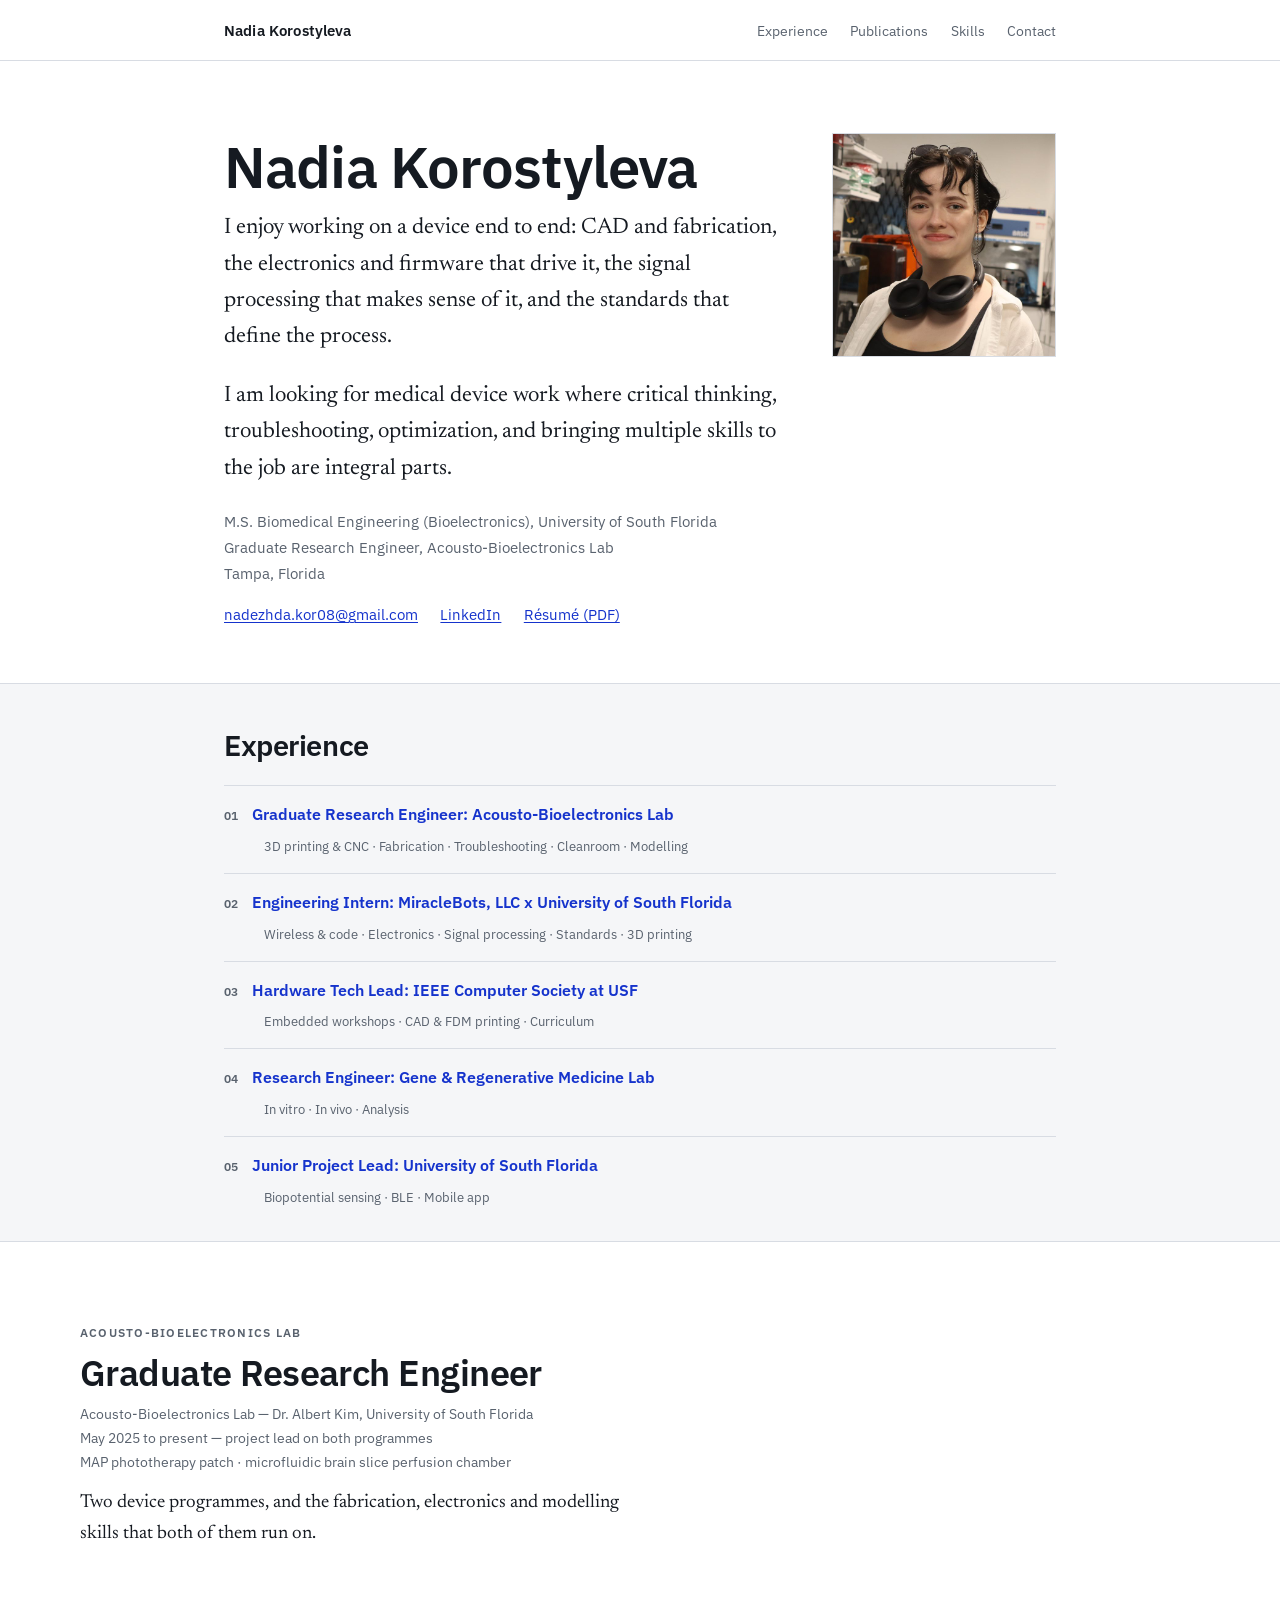
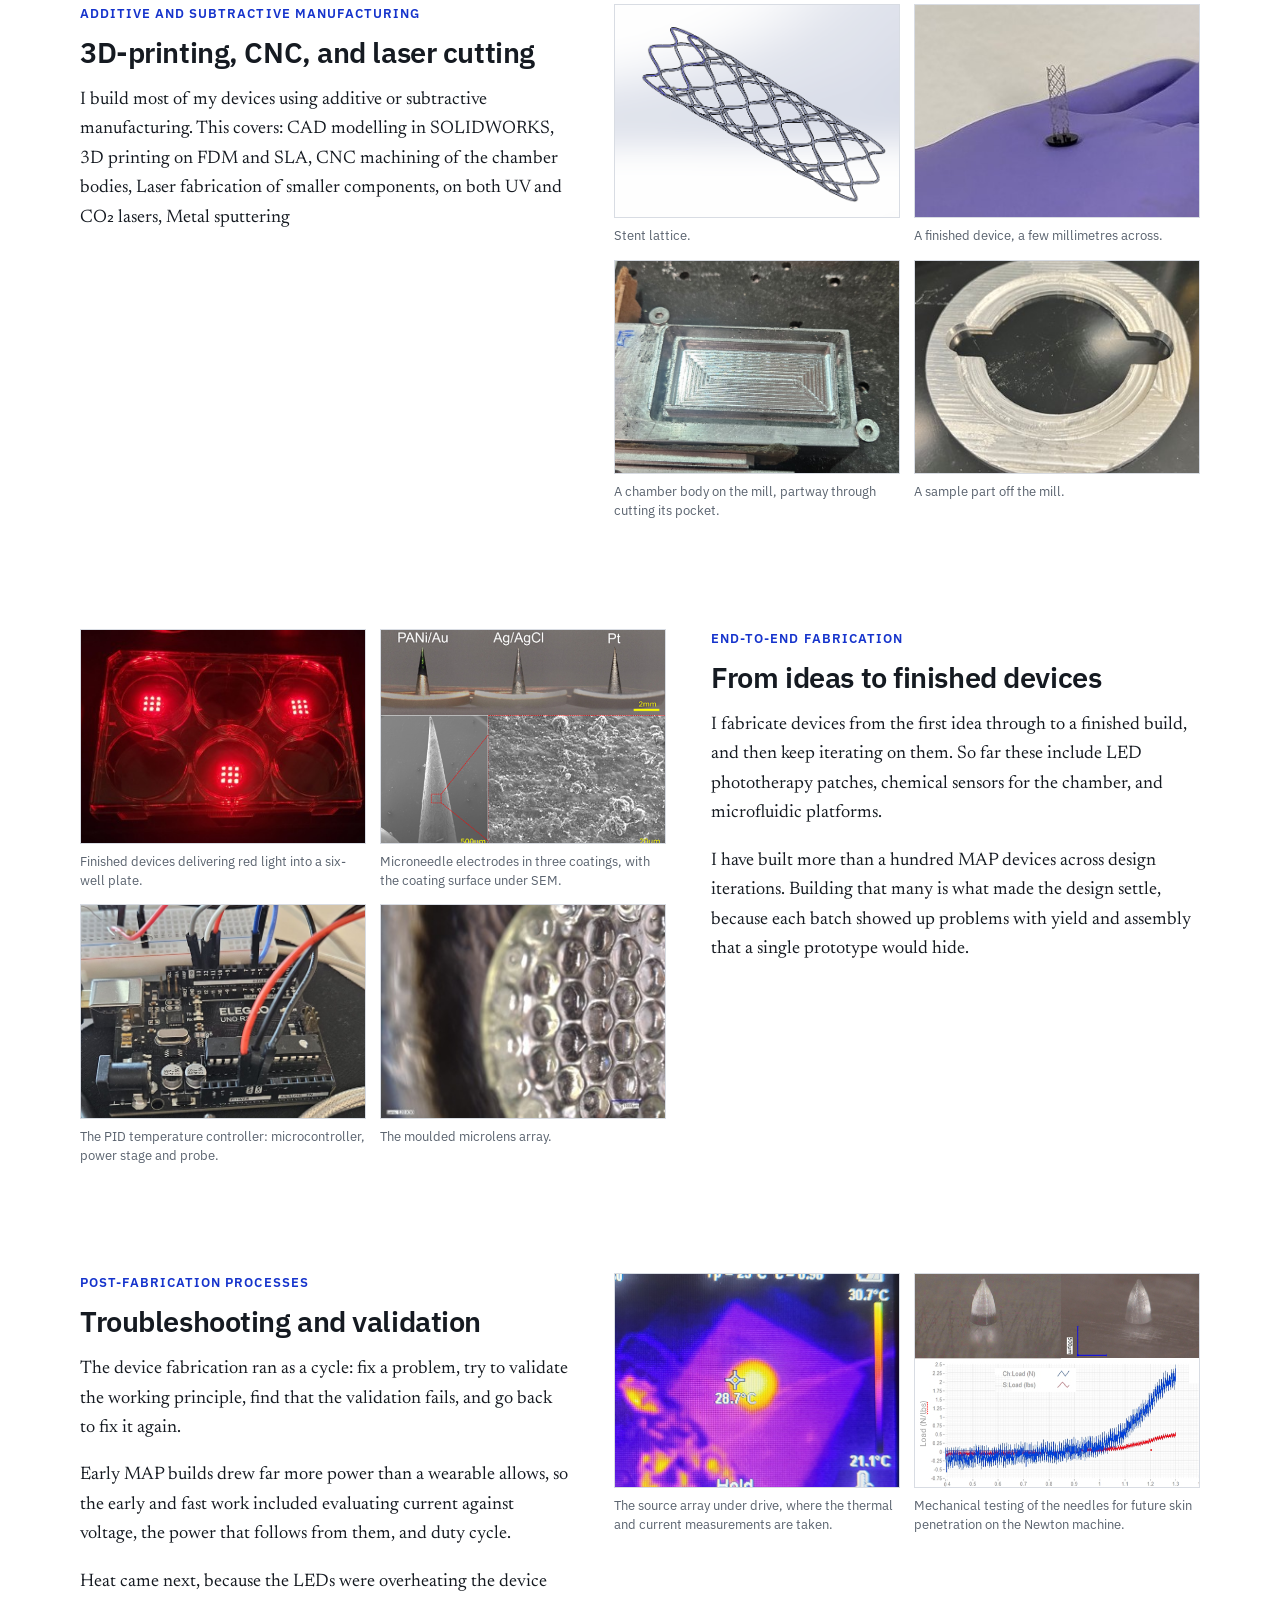
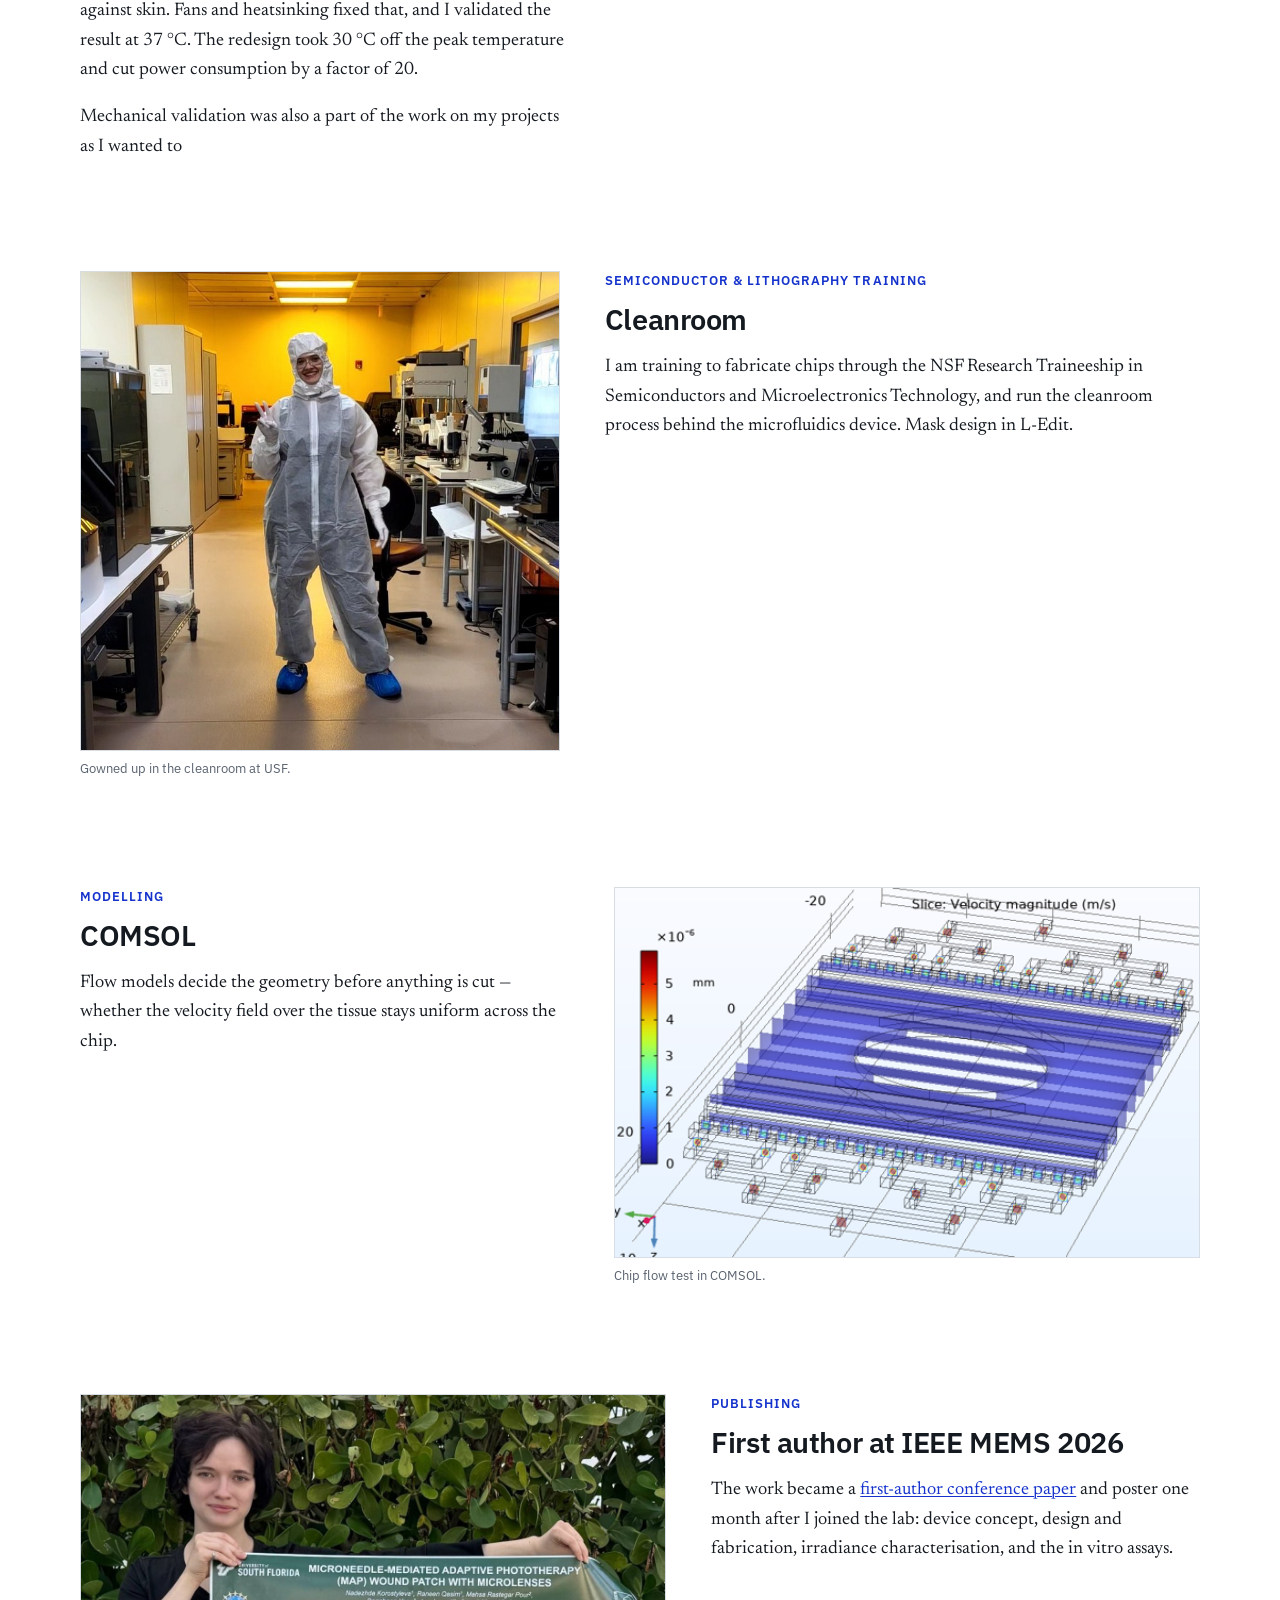
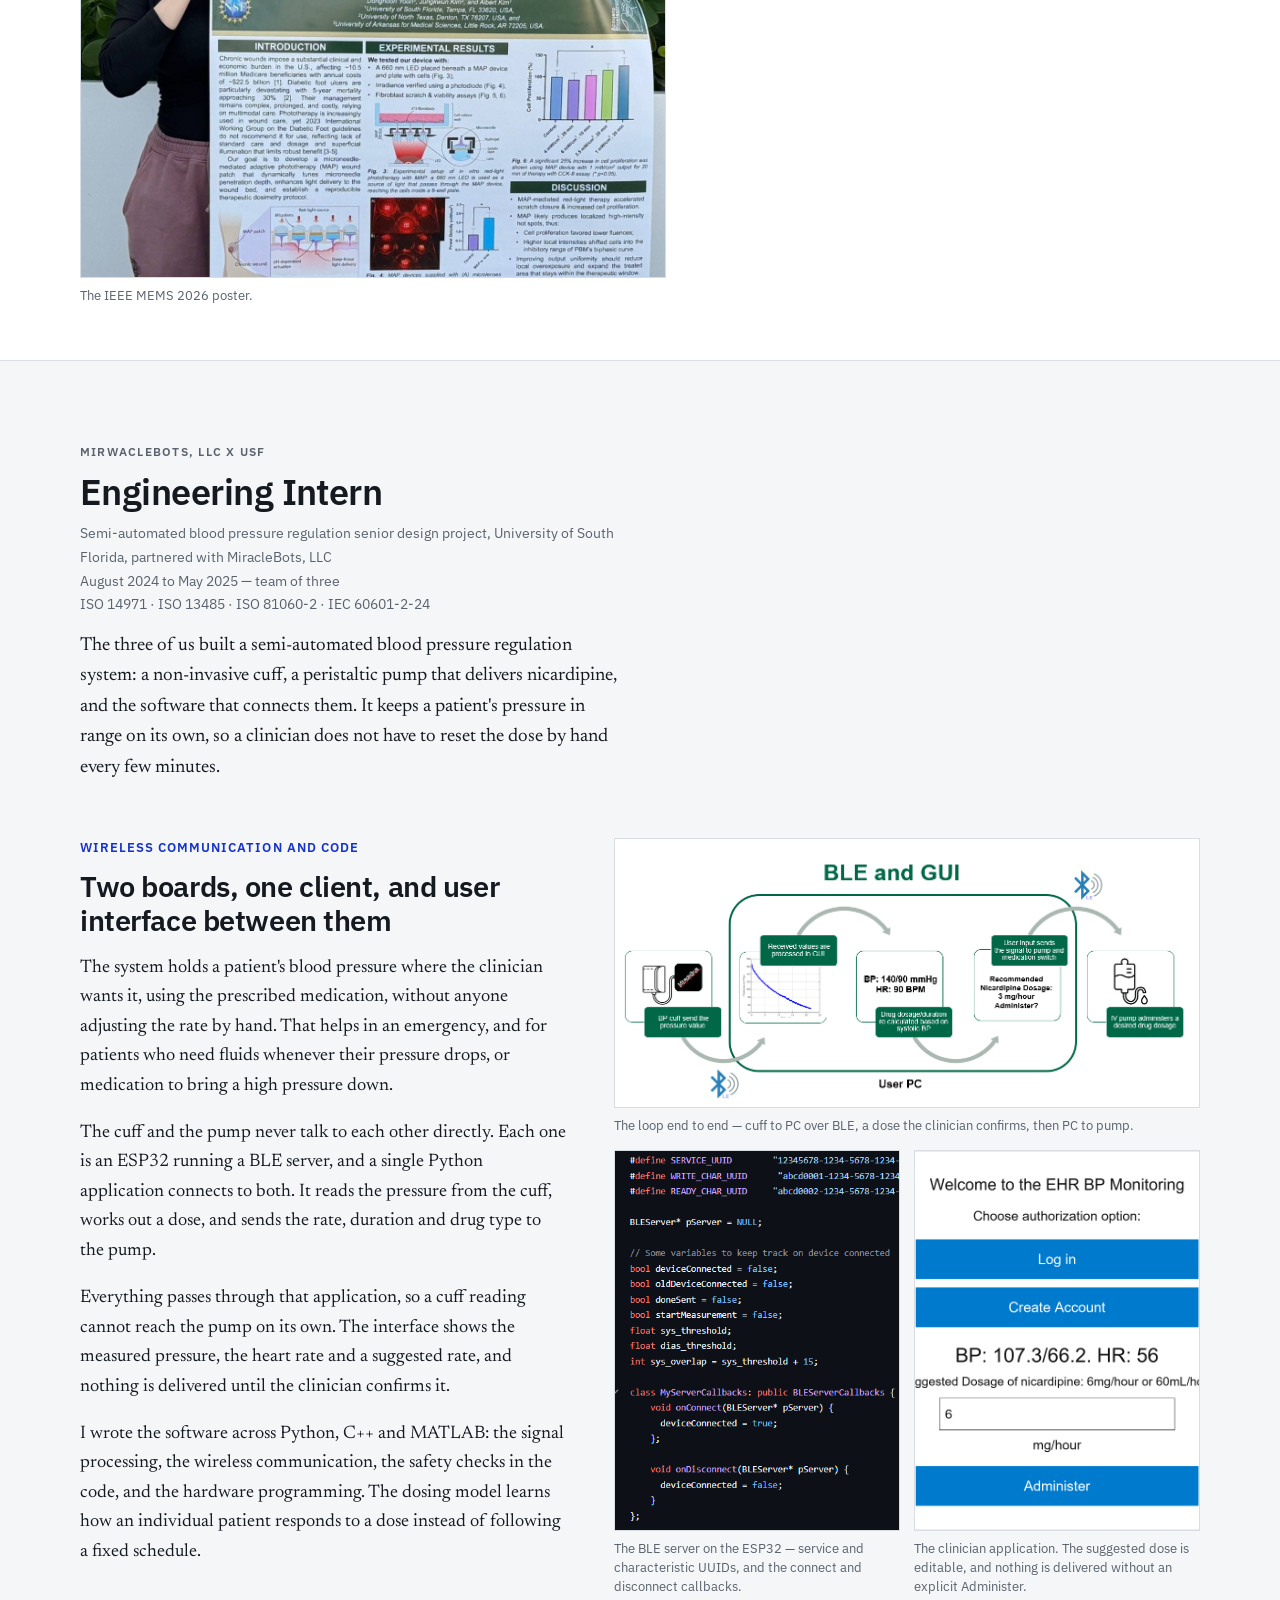
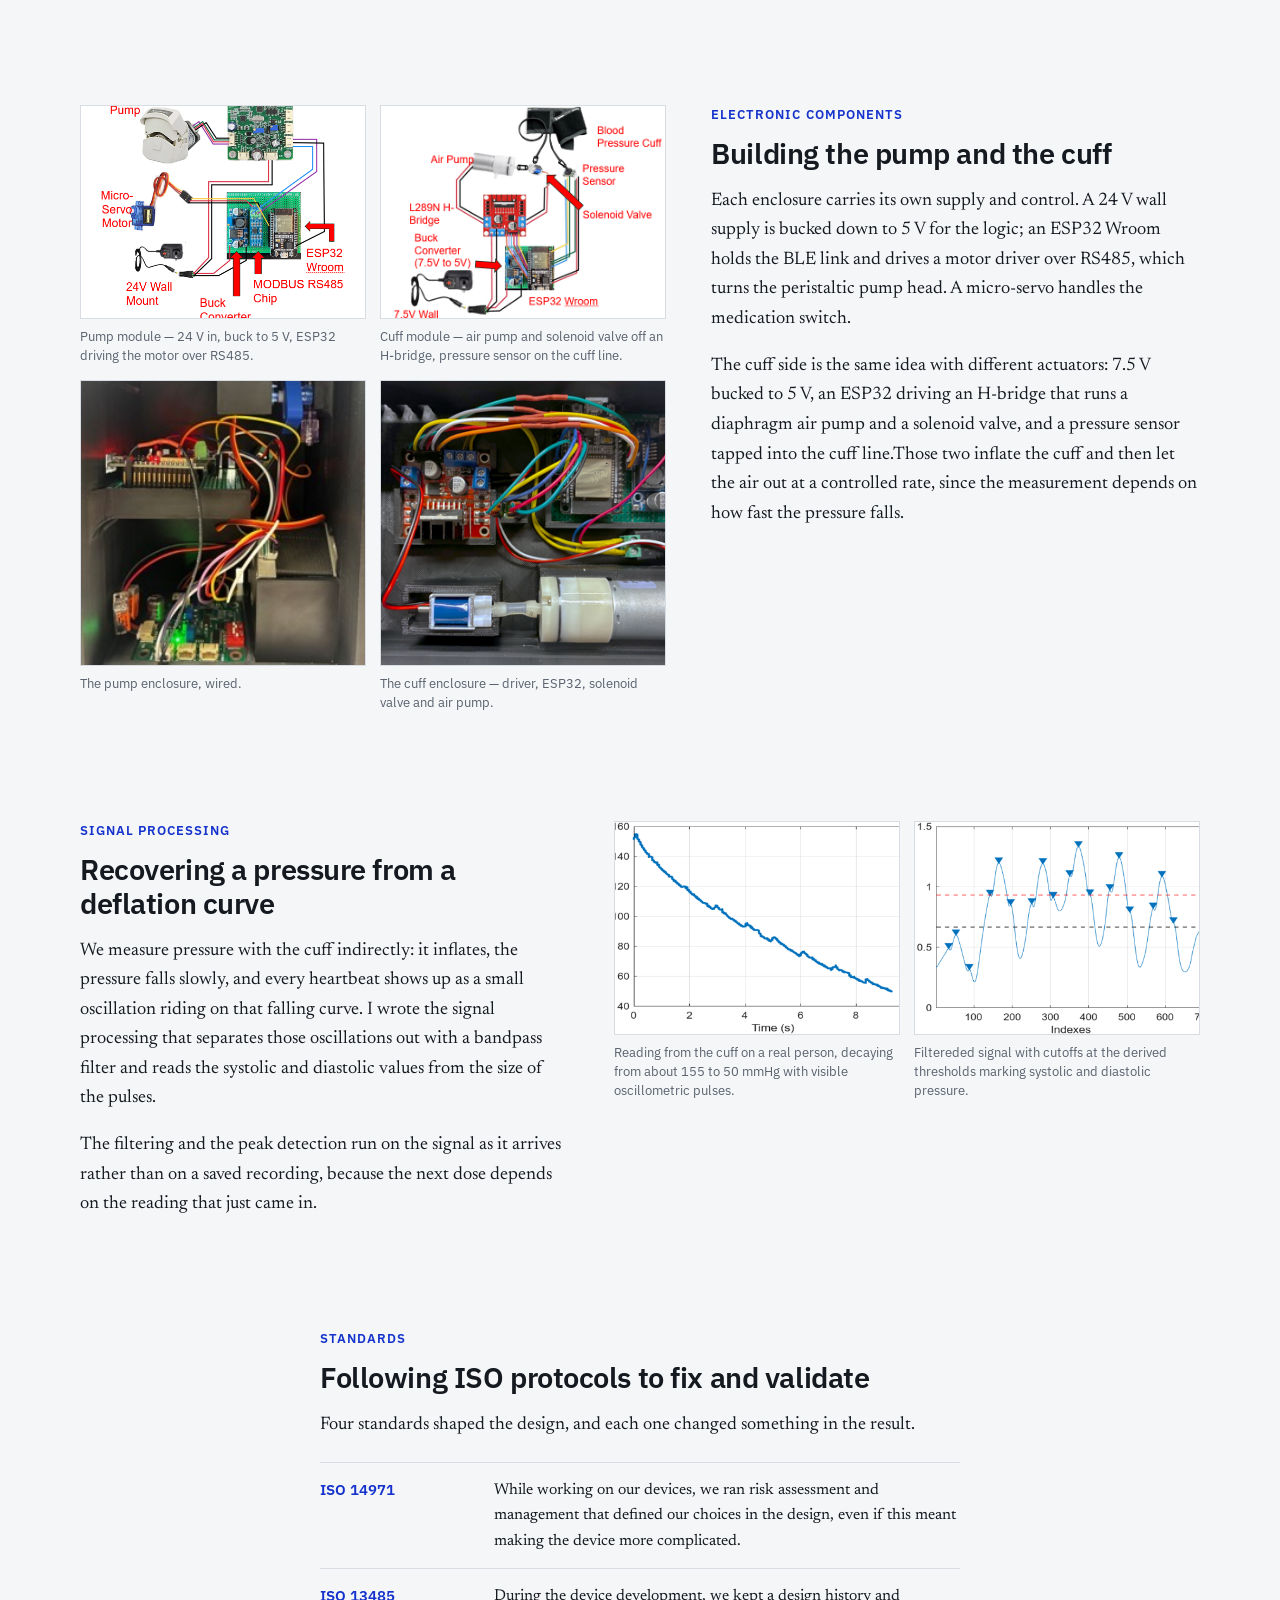
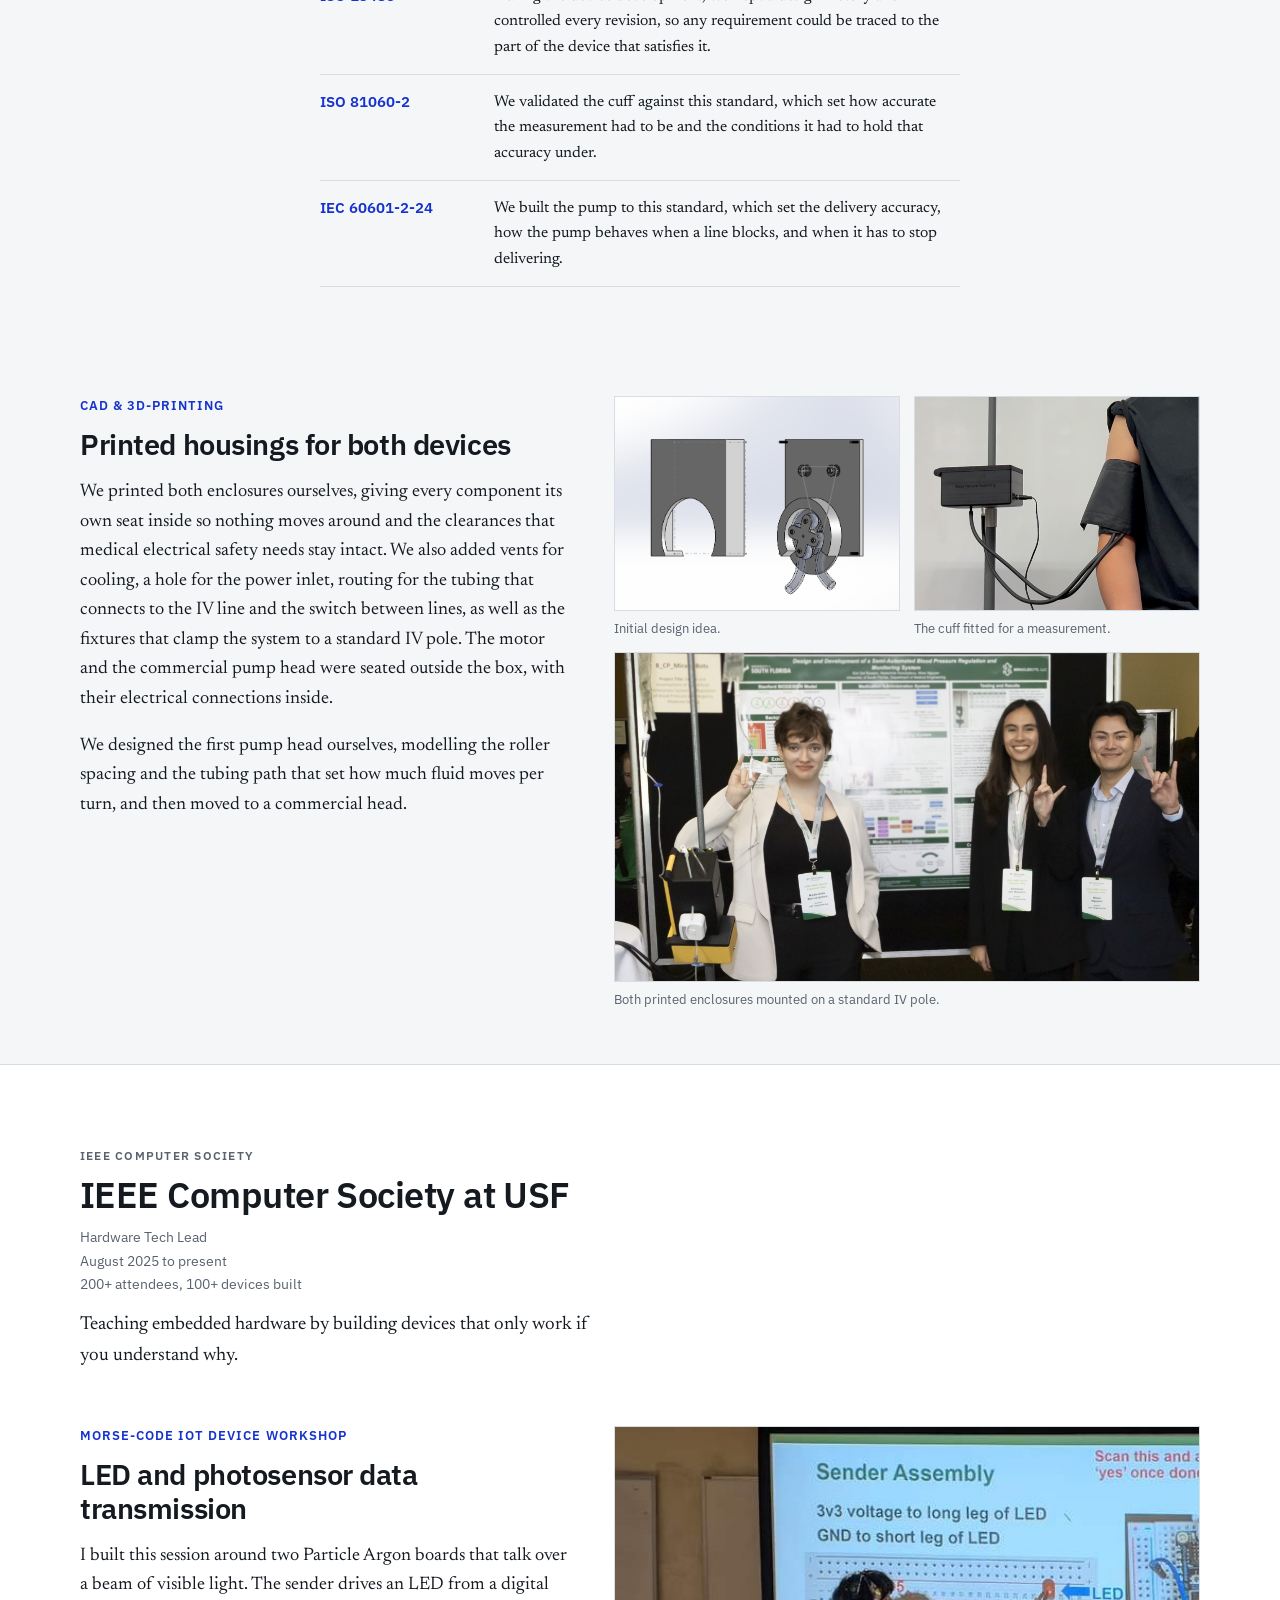
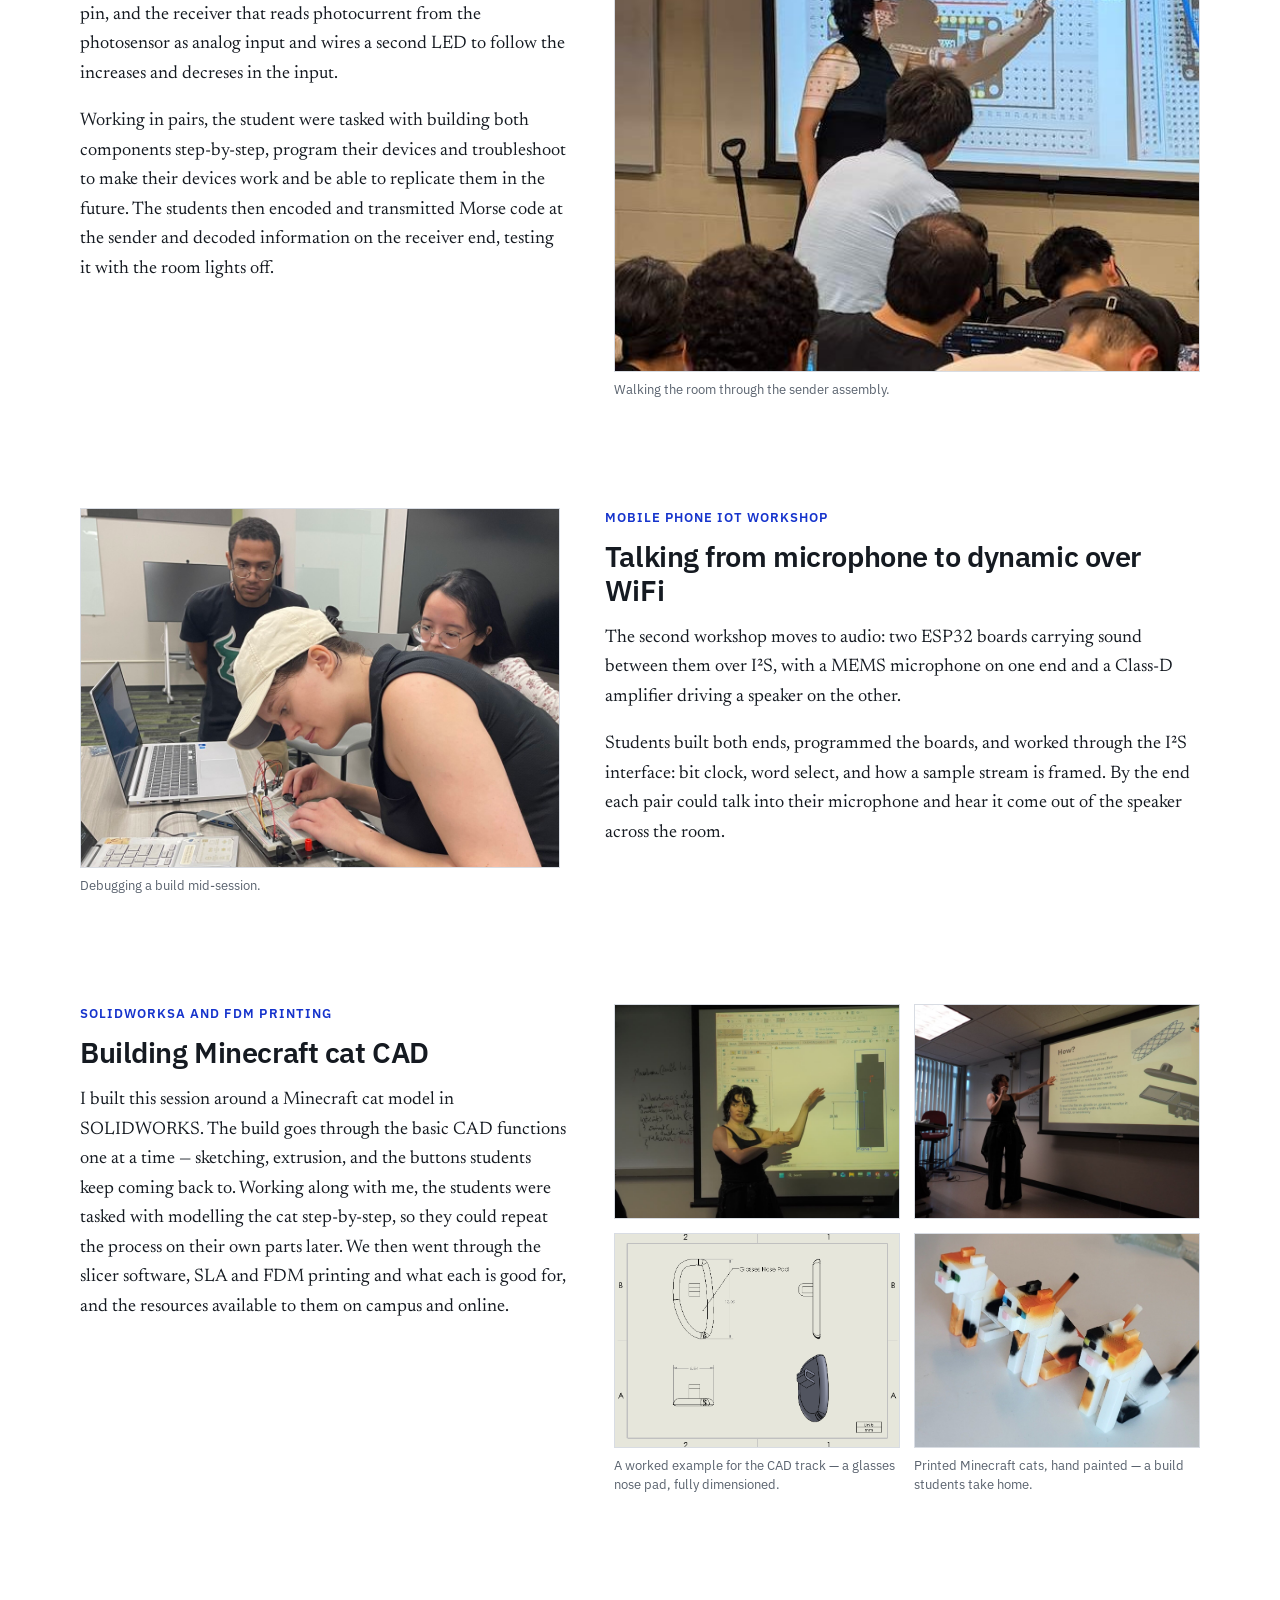
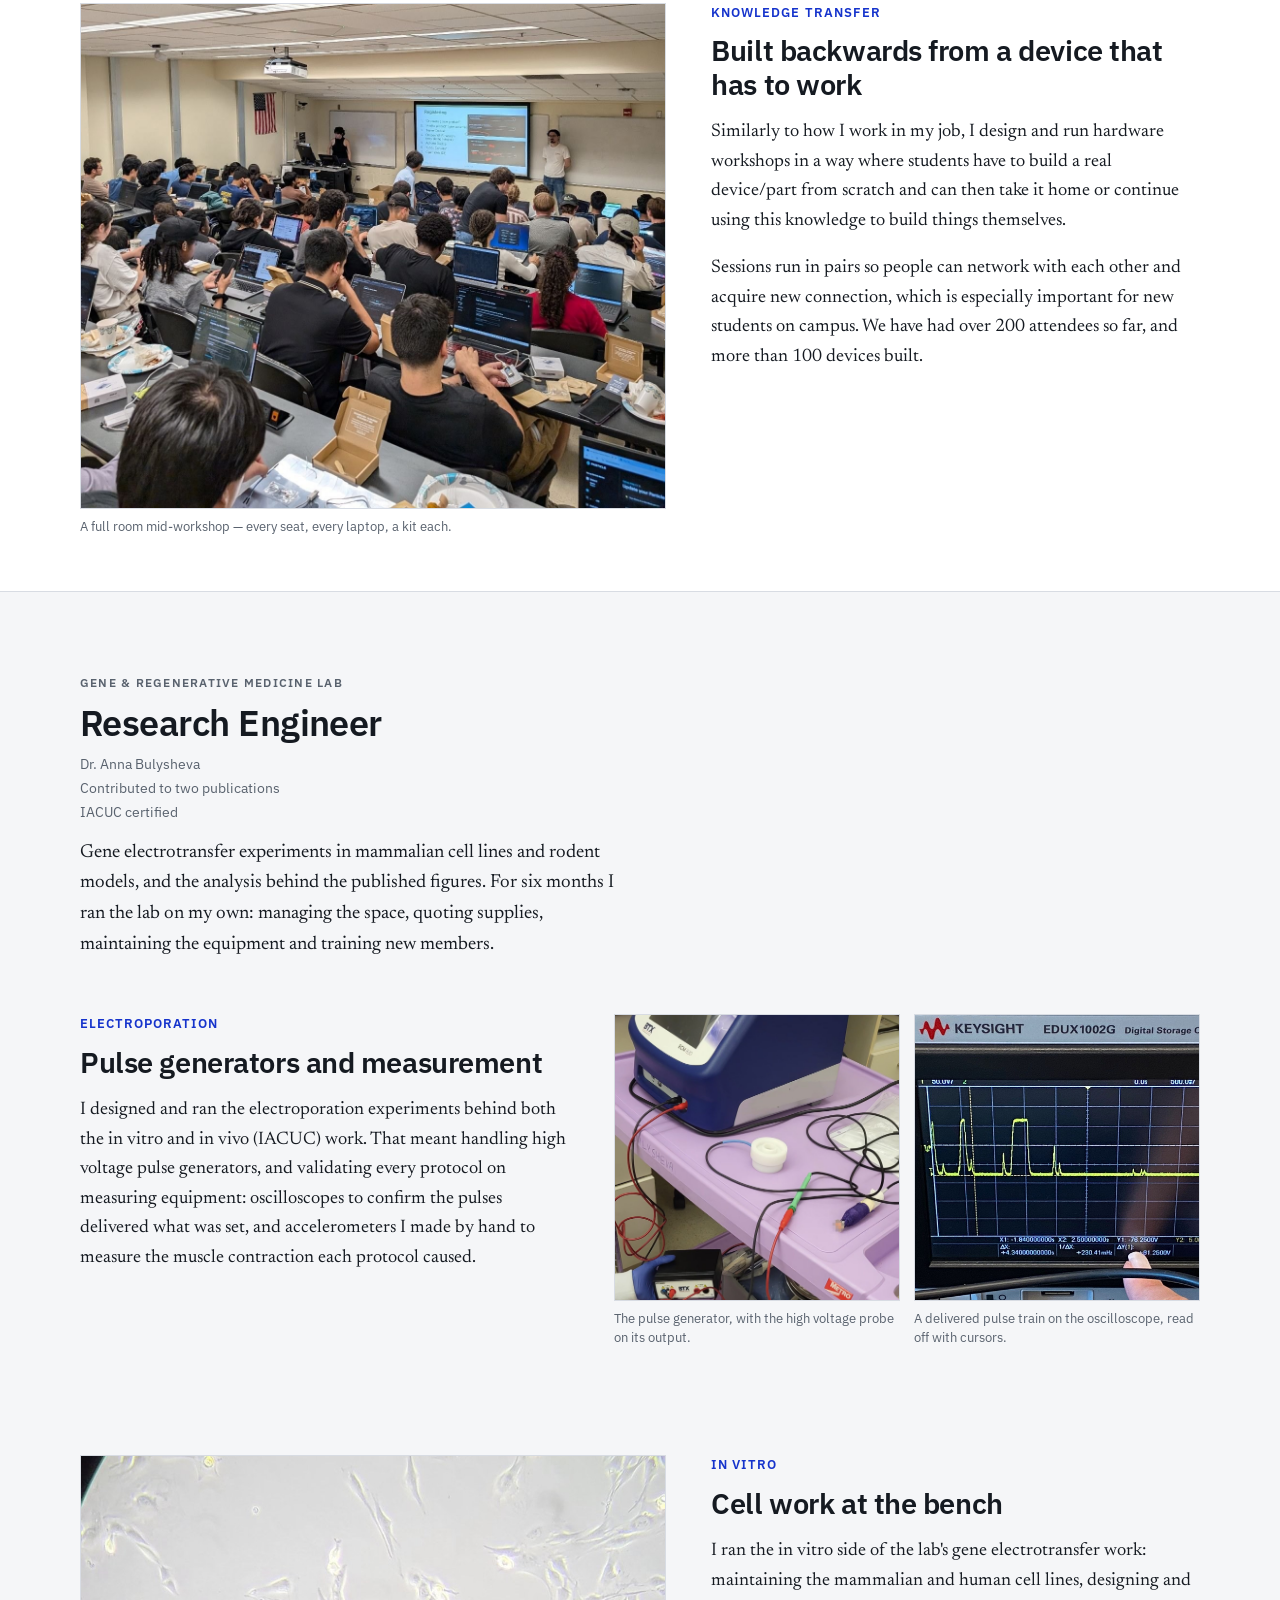
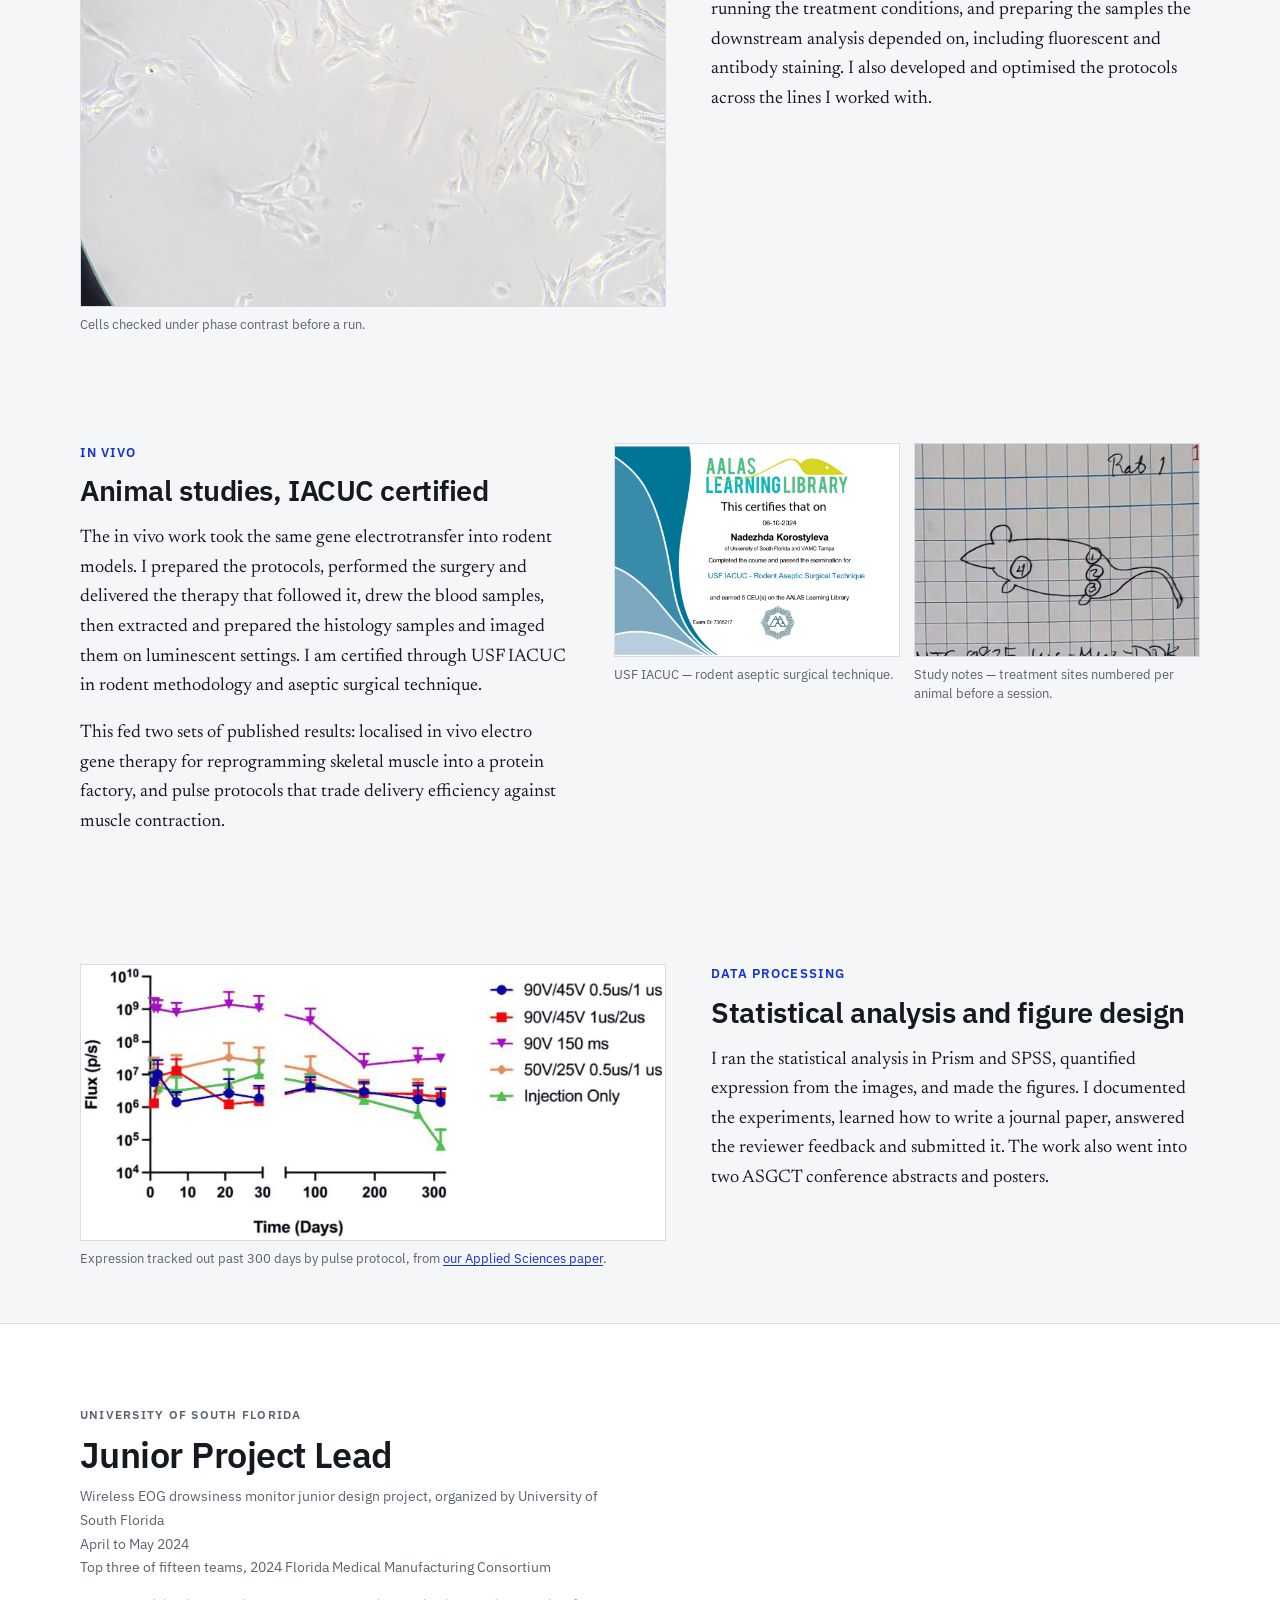
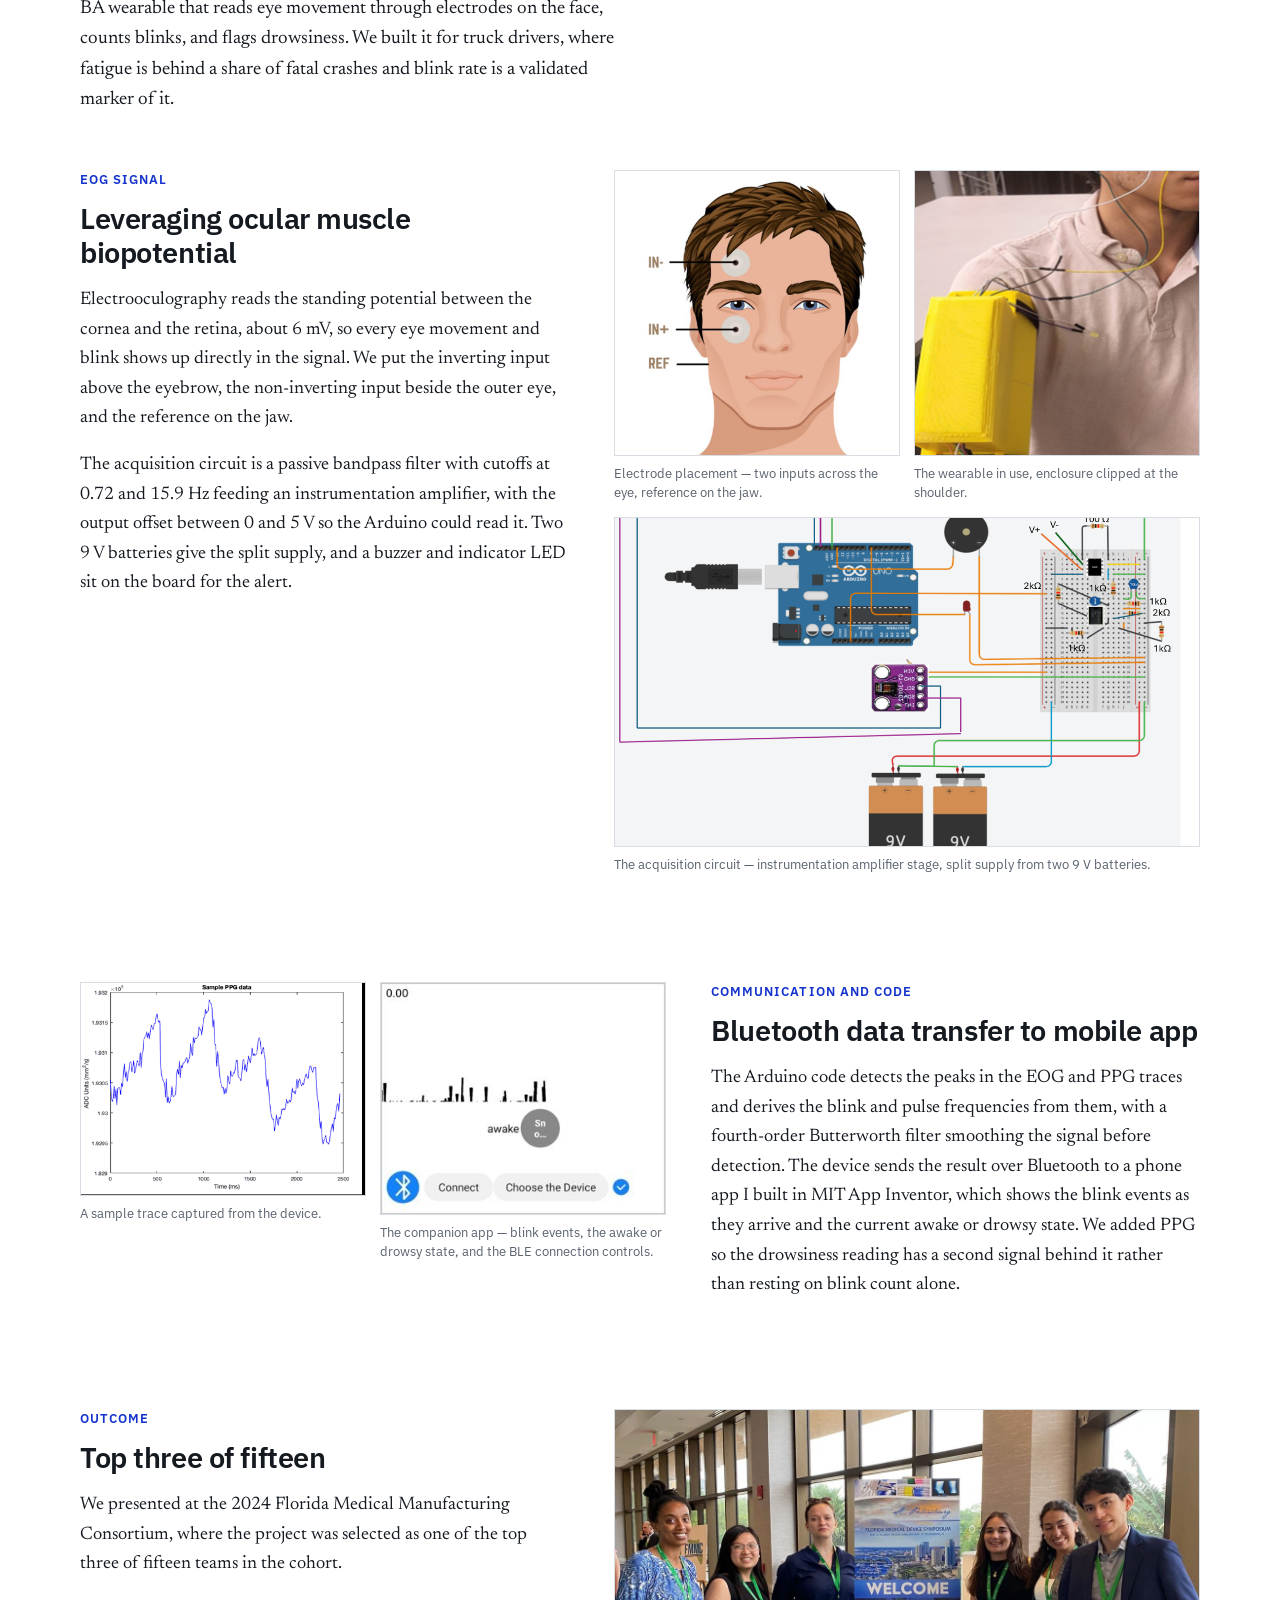
<file: portfolio/index.html>
<!DOCTYPE html>
<html lang="en">
<head>
<meta charset="utf-8">
<meta name="viewport" content="width=device-width, initial-scale=1">
<title>Nadia Korostyleva | Biomedical Engineer</title>

<!-- A tidy address to put on a resume. GitHub Pages has no rewrites, so the
     path has to exist as a file; this one hands straight over to the site.
     Canonical and noindex keep it from being indexed as a second copy. -->
<link rel="canonical" href="https://nadiakorostyleva.com/">
<meta name="robots" content="noindex, follow">
<meta http-equiv="refresh" content="0; url=/">
<script>location.replace('/' + location.hash);</script>

<style>
  body {
    margin: 0;
    min-height: 100vh;
    display: grid;
    place-items: center;
    background: #f5f6f8;
    color: #151a21;
    font: 400 1rem/1.6 Georgia, "Times New Roman", serif;
  }
  a { color: #1533cc; }
</style>
</head>
<body>
  <p>Taking you to <a href="/">nadiakorostyleva.com</a>&nbsp;&hellip;</p>
</body>
</html>
</file>
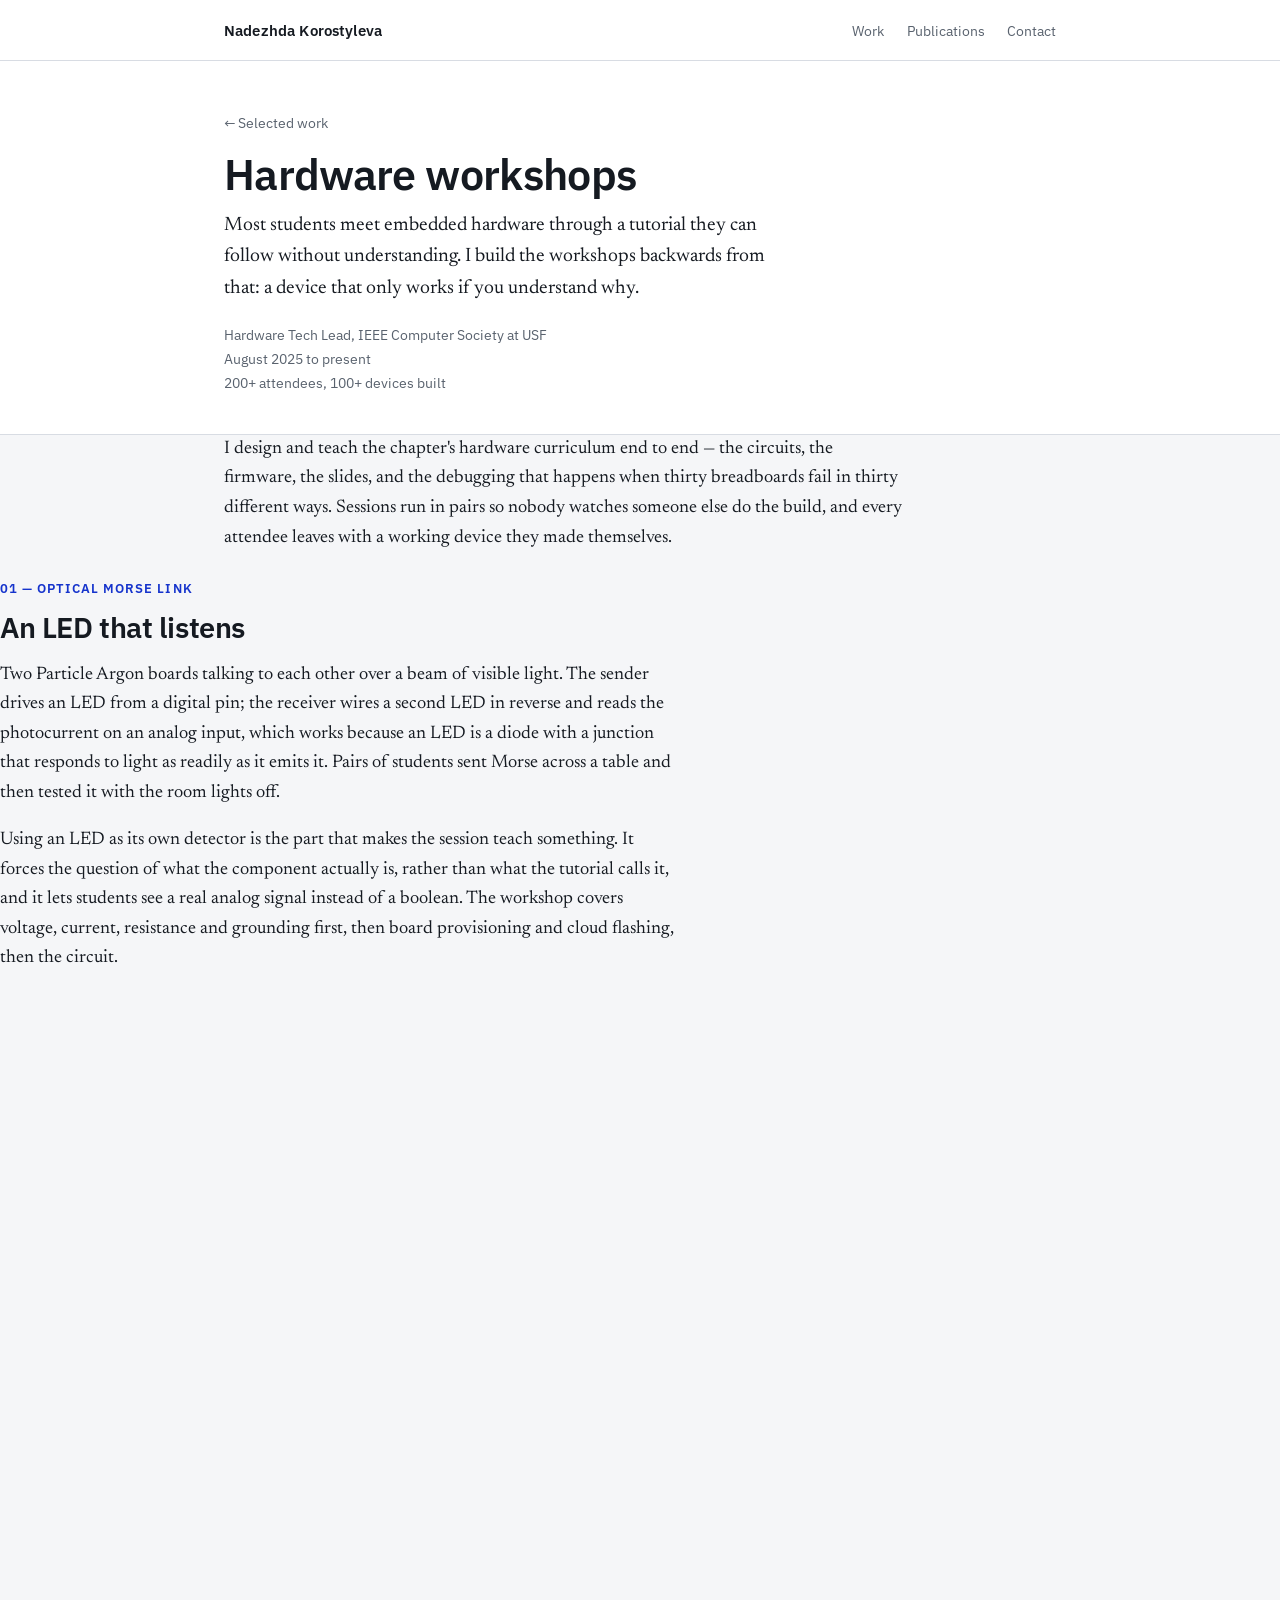
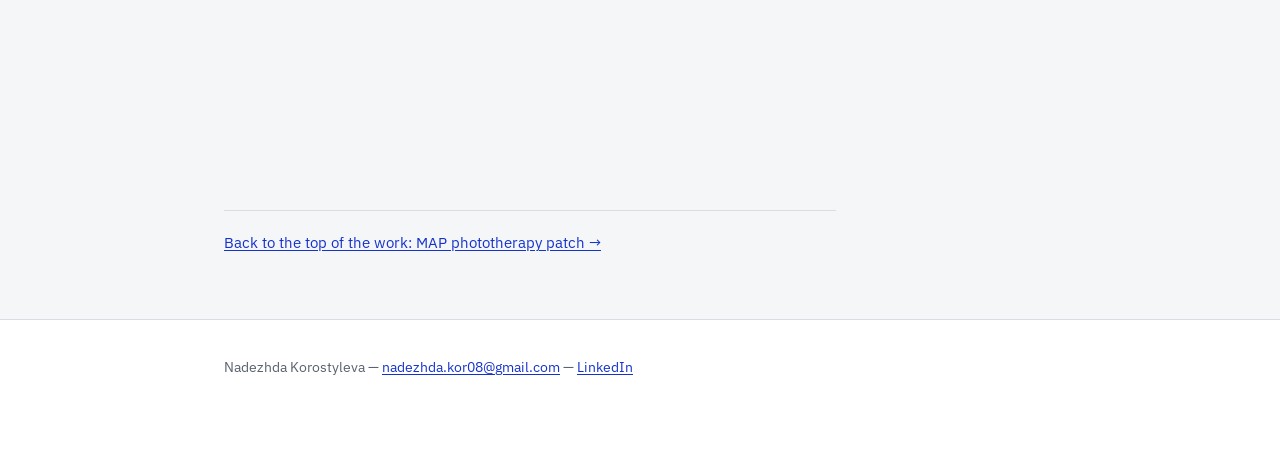
<file: hardware-workshops.html>
<!DOCTYPE html>
<html lang="en">
<head>
<meta charset="utf-8">
<meta name="viewport" content="width=device-width, initial-scale=1">
<title>Hardware workshops — Nadezhda Korostyleva</title>
<meta name="description" content="Embedded hardware curriculum for IEEE Computer Society at USF: an optical Morse link and a two-way Wi-Fi audio system over I²S.">
<link rel="preconnect" href="https://fonts.googleapis.com">
<link rel="preconnect" href="https://fonts.gstatic.com" crossorigin>
<link href="https://fonts.googleapis.com/css2?family=IBM+Plex+Sans:wght@400;500;600&family=Newsreader:opsz,wght@6..72,400;6..72,500&display=swap" rel="stylesheet">
<link rel="stylesheet" href="style.css">
</head>
<body>

<header class="masthead">
  <div class="wrap masthead-inner">
    <a class="wordmark" href="index.html">Nadezhda Korostyleva</a>
    <nav>
      <a href="index.html#work">Work</a>
      <a href="index.html#publications">Publications</a>
      <a href="index.html#contact">Contact</a>
    </nav>
  </div>
</header>

<div class="project-header">
  <div class="wrap">
    <p class="eyebrow"><a href="index.html#work">← Selected work</a></p>
    <h1>Hardware workshops</h1>
    <p class="dek">Most students meet embedded hardware through a tutorial they can follow without understanding. I build the workshops backwards from that: a device that only works if you understand why.</p>
    <p class="factline">
      Hardware Tech Lead, IEEE Computer Society at USF<br>
      August 2025 to present<br>
      200+ attendees, 100+ devices built
    </p>
  </div>
</div>

<div class="wrap">
  <p class="lead-note">I design and teach the chapter's hardware curriculum end to end — the circuits, the firmware, the slides, and the debugging that happens when thirty breadboards fail in thirty different ways. Sessions run in pairs so nobody watches someone else do the build, and every attendee leaves with a working device they made themselves.</p>
</div>

<main class="bands">

  <section class="band">
    <div class="band-inner">
      <div class="band-text reveal">
        <p class="band-num">01 — Optical Morse link</p>
        <h2>An LED that listens</h2>
        <p>Two Particle Argon boards talking to each other over a beam of visible light. The sender drives an LED from a digital pin; the receiver wires a second LED in reverse and reads the photocurrent on an analog input, which works because an LED is a diode with a junction that responds to light as readily as it emits it. Pairs of students sent Morse across a table and then tested it with the room lights off.</p>
        <p>Using an LED as its own detector is the part that makes the session teach something. It forces the question of what the component actually is, rather than what the tutorial calls it, and it lets students see a real analog signal instead of a boolean. The workshop covers voltage, current, resistance and grounding first, then board provisioning and cloud flashing, then the circuit.</p>
      </div>
      <div class="band-media reveal">
        <figure class="tall">
          <img src="images/workshop-room.jpg" alt="Walking a full room through the sender assembly, with the breadboard wiring diagram projected on screen.">
          <figcaption>Walking the room through the sender assembly.</figcaption>
        </figure>
      </div>
    </div>
  </section>

  <section class="band">
    <div class="band-inner">
      <div class="band-text reveal">
        <p class="band-num">02 — Two-way Wi-Fi audio</p>
        <h2>Framing a sample stream</h2>
        <p>A pair of ESP32 boards carrying live audio between them: a MEMS microphone on one end and a Class-D amplifier on the other, both over I²S. The session works through the interface properly — bit clock, word select, and how a sample stream is framed — because those are the concepts that transfer to any synchronous digital bus a student meets later.</p>
      </div>
      <div class="band-media reveal">
        <figure>
          <img src="images/workshop-students-building.jpg" alt="Wiring a speaker into an ESP32 breadboard build while two attendees look on.">
          <figcaption>Debugging a build mid-session.</figcaption>
        </figure>
      </div>
    </div>
  </section>

  <section class="band">
    <div class="band-inner">
      <div class="band-text reveal">
        <p class="band-num">03 — CAD and 3D printing</p>
        <h2>From blank sketch to printed part</h2>
        <p>A separate track takes students from a blank SOLIDWORKS sketch to a printed part: parametric modelling, STL and 3MF export, slicer configuration, supports and resolution, and choosing between FDM and SLA for a given part. Most attendees have never printed anything before and leave having sent a file to a printer themselves.</p>
      </div>
      <div class="band-media mosaic-2 reveal">
        <figure>
          <img src="images/workshop-cad-teaching.jpg" alt="Teaching a parametric SOLIDWORKS sketch, dimensioning an extruded profile on the projected screen.">
        </figure>
        <figure>
          <img src="images/workshop-3dprint-lecture.jpg" alt="Presenting the 3D printing workflow — modelling, export, slicing, and choosing a printer.">
        </figure>
      </div>
    </div>
  </section>

</main>

<div class="wrap">
  <p class="next-project"><a href="map-phototherapy.html">Back to the top of the work: MAP phototherapy patch →</a></p>
</div>

<footer class="site-footer">
  <div class="wrap">
    <p>Nadezhda Korostyleva — <a href="mailto:nadezhda.kor08@gmail.com">nadezhda.kor08@gmail.com</a> — <a href="https://www.linkedin.com/in/nadezhda890/">LinkedIn</a></p>
  </div>
</footer>

<script src="reveal.js"></script>
</body>
</html>
</file>
<file: style.css>
/* Nadia Korostyleva — portfolio
   Palette is drawn from the work: antimicrobial blue (~450 nm) against
   lab-white and slate ink. Type is IBM Plex Sans (technical) + Newsreader
   (prose), the pairing you'd find in a device paper. */

:root {
  --ground: #f5f6f8;
  --paper: #ffffff;
  --ink: #151a21;
  --muted: #59626e;
  --rule: #d8dce3;
  --blue: #1533cc;
  --blue-soft: #e9edfb;
  --tissue: #f2e4e2;

  --measure: 68ch;
  --pad: clamp(1.25rem, 5vw, 4rem);
}

* { box-sizing: border-box; }

html { -webkit-text-size-adjust: 100%; }

body {
  margin: 0;
  background: var(--ground);
  color: var(--ink);
  font-family: "Newsreader", Georgia, serif;
  font-size: clamp(1.02rem, 0.98rem + 0.2vw, 1.14rem);
  line-height: 1.62;
  font-variant-numeric: tabular-nums;
}

h1, h2, h3, .sans {
  font-family: "IBM Plex Sans", system-ui, -apple-system, sans-serif;
  font-weight: 600;
  letter-spacing: -0.015em;
  line-height: 1.18;
}

h1 { font-size: clamp(2.1rem, 1.4rem + 3.2vw, 3.6rem); margin: 0 0 0.6rem; }
h2 { font-size: clamp(1.35rem, 1.15rem + 0.9vw, 1.8rem); margin: 3.2rem 0 1rem; }
h3 { font-size: 1.08rem; margin: 2rem 0 0.5rem; font-weight: 600; }

p { margin: 0 0 1.1rem; max-width: var(--measure); }

a { color: var(--blue); text-decoration-thickness: 1px; text-underline-offset: 2px; }
a:hover { text-decoration-thickness: 2px; }

:focus-visible {
  outline: 2px solid var(--blue);
  outline-offset: 3px;
}

.wrap {
  max-width: 60rem;
  margin: 0 auto;
  padding: 0 var(--pad);
}

/* ---------- masthead ---------- */

.masthead {
  border-bottom: 1px solid var(--rule);
  background: var(--paper);
  position: sticky;
  top: 0;
  z-index: 10;
}

/* Anchored sections would otherwise land under the sticky masthead. */
:target { scroll-margin-top: 4.5rem; }
.position { scroll-margin-top: 3.5rem; }

.masthead-inner {
  display: flex;
  flex-wrap: wrap;
  gap: 0.6rem 1.6rem;
  align-items: baseline;
  justify-content: space-between;
  padding-top: 1.1rem;
  padding-bottom: 1.1rem;
}

.wordmark {
  font-family: "IBM Plex Sans", sans-serif;
  font-weight: 600;
  font-size: 0.95rem;
  letter-spacing: 0.01em;
  color: var(--ink);
  text-decoration: none;
}

.masthead nav {
  display: flex;
  gap: 1.4rem;
  font-family: "IBM Plex Sans", sans-serif;
  font-size: 0.9rem;
}

.masthead nav a { color: var(--muted); text-decoration: none; }
.masthead nav a:hover { color: var(--blue); }

/* ---------- hero ---------- */

.hero {
  background: var(--paper);
  border-bottom: 1px solid var(--rule);
  padding-top: clamp(2.5rem, 6vw, 4.5rem);
  padding-bottom: clamp(2rem, 5vw, 3.5rem);
}

/* Portrait beside the intro rather than above it, so the name, the lede and
   the way to reach her all sit in one block on a wide screen. Below 760px the
   column collapses and the portrait follows the text. */
.hero-inner { display: grid; gap: clamp(1.4rem, 4vw, 2.6rem); align-items: start; }

@media (min-width: 760px) {
  .hero-inner { grid-template-columns: minmax(0, 1fr) minmax(0, 14rem); }
}

.hero-portrait {
  display: block;
  width: 100%;
  max-width: 14rem;
  height: auto;
  aspect-ratio: 1 / 1;
  object-fit: cover;
  border: 1px solid var(--rule);
  background: var(--paper);
}

.hero-lede {
  font-size: clamp(1.15rem, 1rem + 0.7vw, 1.4rem);
  max-width: 46ch;
  margin-bottom: 1.4rem;
}

.hero-facts {
  font-family: "IBM Plex Sans", sans-serif;
  font-size: 0.92rem;
  color: var(--muted);
  line-height: 1.75;
  margin: 0;
}

/* The same link row as the footer, repeated up here so the way to reach her is
   on screen before any scrolling. */
.hero-links { margin-top: 1.5rem; }

/* ---------- sections ---------- */

section { padding-top: 0.5rem; }

.section-head {
  border-top: 1px solid var(--rule);
  padding-top: 0.7rem;
  margin-top: 3.4rem;
}

.section-head h2 { margin-top: 0; }

/* The hero already closes with a rule of its own, so the first section would
   draw a second line 60px below it with nothing in between. Let the hero's
   line serve as this heading's, and close the gap it was holding open. */
body > main:first-of-type > section:first-child .section-head {
  border-top: 0;
  margin-top: 1.6rem;
}

/* ---------- project index ---------- */

.projects { margin: 1.5rem 0 0; }

.project-row {
  display: block;
  text-decoration: none;
  color: inherit;
  border-top: 1px solid var(--rule);
  padding: 1.5rem 0;
}

.project-row:first-child { border-top: none; }

.project-row:hover .project-title,
.project-row:focus-visible .project-title { color: var(--blue); }

.project-title {
  font-family: "IBM Plex Sans", sans-serif;
  font-weight: 600;
  font-size: 1.22rem;
  line-height: 1.25;
  margin: 0 0 0.35rem;
  transition: color 0.15s ease;
}

.project-meta {
  font-family: "IBM Plex Sans", sans-serif;
  font-size: 0.85rem;
  color: var(--muted);
  margin: 0 0 0.6rem;
}

.project-blurb { margin: 0; max-width: 62ch; }

.project-tags {
  font-family: "IBM Plex Sans", sans-serif;
  font-size: 0.8rem;
  color: var(--muted);
  margin: 0.7rem 0 0;
}

.project-tags span {
  display: inline-block;
  border: 1px solid var(--rule);
  border-radius: 2px;
  padding: 0.1rem 0.45rem;
  margin: 0 0.3rem 0.3rem 0;
  background: var(--paper);
}

/* ---------- jump menu ---------- */

.jump {
  list-style: none;
  margin: 1.4rem 0 0;
  padding: 0;
  counter-reset: jump;
}

.jump li {
  border-top: 1px solid var(--rule);
  padding: 0.95rem 0;
  counter-increment: jump;
}

.jump li::before {
  content: counter(jump, decimal-leading-zero);
  font-family: "IBM Plex Sans", sans-serif;
  font-size: 0.78rem;
  font-weight: 600;
  color: var(--muted);
  margin-right: 0.9rem;
}

.jump a {
  font-family: "IBM Plex Sans", sans-serif;
  font-weight: 600;
  font-size: 1.02rem;
  text-decoration: none;
}

.jump a:hover { text-decoration: underline; }

.jump span {
  display: block;
  font-family: "IBM Plex Sans", sans-serif;
  font-size: 0.84rem;
  color: var(--muted);
  margin: 0.25rem 0 0 2.5rem;
}

/* ---------- results strip ---------- */

.results {
  display: grid;
  grid-template-columns: repeat(auto-fit, minmax(11rem, 1fr));
  gap: 1.5rem 2rem;
  margin: 1.6rem 0 2rem;
  padding: 1.4rem 0;
  border-top: 1px solid var(--rule);
  border-bottom: 1px solid var(--rule);
}

.result-value {
  font-family: "IBM Plex Sans", sans-serif;
  font-size: 1.7rem;
  font-weight: 600;
  color: var(--blue);
  line-height: 1.1;
}

.result-label {
  font-family: "IBM Plex Sans", sans-serif;
  font-size: 0.86rem;
  color: var(--muted);
  margin-top: 0.3rem;
  line-height: 1.4;
}

/* ---------- figures & placeholders ---------- */

.figure { margin: 2rem 0; }

.figure img {
  width: 100%;
  height: auto;
  display: block;
  border: 1px solid var(--rule);
  background: var(--paper);
}

.figure figcaption {
  font-family: "IBM Plex Sans", sans-serif;
  font-size: 0.84rem;
  color: var(--muted);
  margin-top: 0.6rem;
  max-width: 62ch;
  line-height: 1.5;
}

.ph {
  border: 1px dashed #b9c0cb;
  background:
    repeating-linear-gradient(
      -45deg,
      transparent 0 9px,
      rgba(21, 51, 204, 0.045) 9px 18px
    ),
    var(--paper);
  min-height: 13rem;
  display: flex;
  flex-direction: column;
  justify-content: center;
  padding: 1.5rem;
  font-family: "IBM Plex Sans", sans-serif;
}

.ph-file {
  font-weight: 600;
  font-size: 0.92rem;
  color: var(--blue);
  word-break: break-all;
}

.ph-note {
  font-size: 0.86rem;
  color: var(--muted);
  margin-top: 0.4rem;
  max-width: 50ch;
  line-height: 1.5;
}

.figure-pair {
  display: grid;
  grid-template-columns: repeat(auto-fit, minmax(15rem, 1fr));
  gap: 1.5rem;
}

.figure-pair .figure { margin: 0; }

/* ---------- project page header ---------- */

.project-header {
  background: var(--paper);
  border-bottom: 1px solid var(--rule);
  padding-top: clamp(2rem, 5vw, 3.2rem);
  padding-bottom: clamp(1.6rem, 4vw, 2.4rem);
}

.eyebrow {
  font-family: "IBM Plex Sans", sans-serif;
  font-size: 0.88rem;
  color: var(--muted);
  margin: 0 0 0.9rem;
}

.eyebrow a { color: var(--muted); text-decoration: none; }
.eyebrow a:hover { color: var(--blue); text-decoration: underline; }

.project-header h1 { font-size: clamp(1.7rem, 1.2rem + 2.2vw, 2.7rem); }

.dek {
  font-size: clamp(1.05rem, 1rem + 0.4vw, 1.22rem);
  max-width: 52ch;
  color: var(--ink);
  margin-bottom: 1.2rem;
}

.factline {
  font-family: "IBM Plex Sans", sans-serif;
  font-size: 0.88rem;
  color: var(--muted);
  line-height: 1.7;
  margin: 0;
}

/* ---------- lists ---------- */

.plain { padding-left: 1.15rem; max-width: var(--measure); }
.plain li { margin-bottom: 0.5rem; }

.skills {
  display: grid;
  grid-template-columns: repeat(auto-fit, minmax(15rem, 1fr));
  gap: 1.6rem 2.5rem;
  margin-top: 1.4rem;
}

.skills h3 { margin-top: 0; }

.skills p {
  font-family: "IBM Plex Sans", sans-serif;
  font-size: 0.92rem;
  color: var(--muted);
  line-height: 1.6;
}

.pubs { margin: 1.4rem 0 0; padding: 0; list-style: none; }

.pubs li {
  border-top: 1px solid var(--rule);
  padding: 1.1rem 0;
  max-width: 68ch;
}

.pub-venue {
  font-family: "IBM Plex Sans", sans-serif;
  font-size: 0.85rem;
  color: var(--muted);
  display: block;
  margin-top: 0.3rem;
}

/* ---------- footer ---------- */

.site-footer {
  border-top: 1px solid var(--rule);
  margin-top: 4rem;
  padding: 2.2rem 0 3.5rem;
  background: var(--paper);
}

.site-footer p {
  font-family: "IBM Plex Sans", sans-serif;
  font-size: 0.9rem;
  color: var(--muted);
}

.contact-links {
  font-family: "IBM Plex Sans", sans-serif;
  font-size: 0.95rem;
  display: flex;
  flex-wrap: wrap;
  gap: 1.4rem;
  margin: 1rem 0 0;
  padding: 0;
  list-style: none;
}

.next-project {
  border-top: 1px solid var(--rule);
  margin-top: 3.5rem;
  padding-top: 1.2rem;
  font-family: "IBM Plex Sans", sans-serif;
  font-size: 0.95rem;
}

.spacer { height: 1.5rem; }

/* ---------- positions and their skill rows ----------
   The page is one scroll. Each position is a full-bleed section carrying its
   own background, and the skills inside it are rows that alternate sides.

   The rows are sized by their content rather than pinned to the viewport:
   with twenty-odd skills on one page, a screen-height row per skill would be
   twenty screens of scrolling to read a paragraph each. */

.positions { display: block; }

.position { border-top: 1px solid var(--rule); }
.position:nth-of-type(odd) { background: var(--paper); }
.position:nth-of-type(even) { background: var(--ground); }

.position-head {
  max-width: 78rem;
  margin: 0 auto;
  padding: clamp(2.8rem, 6vw, 4.5rem) var(--pad) 0;
}

.position-num {
  font-family: "IBM Plex Sans", sans-serif;
  font-size: 0.78rem;
  font-weight: 600;
  letter-spacing: 0.1em;
  text-transform: uppercase;
  color: var(--muted);
  margin: 0 0 0.6rem;
}

.position-head h2 {
  margin: 0 0 0.5rem;
  font-size: clamp(1.5rem, 1.2rem + 1.4vw, 2.25rem);
}

.position-meta {
  font-family: "IBM Plex Sans", sans-serif;
  font-size: 0.9rem;
  color: var(--muted);
  line-height: 1.65;
  margin: 0 0 0.9rem;
}

.position-dek {
  font-size: clamp(1.02rem, 1rem + 0.35vw, 1.18rem);
  max-width: 54ch;
  margin: 0;
}

/* --- one skill --- */

.skill {
  padding: clamp(2rem, 4.5vw, 3.4rem) 0;
  /* Clips the slide-in like overflow: hidden would, but without becoming a
     scroll container, which would stop the text column sticking. */
  overflow-x: clip;
}

.skill-inner {
  width: 100%;
  max-width: 78rem;
  margin: 0 auto;
  padding: 0 var(--pad);
  display: grid;
  gap: clamp(1.5rem, 3.5vw, 3rem);
  align-items: start;
}

@media (min-width: 900px) {
  .skill-inner { grid-template-columns: minmax(0, 5fr) minmax(0, 6fr); }

  /* chess order: on even rows the pictures take the left column instead. The
     column widths swap with them, so a picture gets the wider side either
     way rather than shrinking on every second row. */
  .skill:nth-of-type(even) .band-media { order: -1; }
  .skill:nth-of-type(even):not(.skill-solo) .skill-inner { grid-template-columns: minmax(0, 6fr) minmax(0, 5fr); }

  .skill:nth-of-type(odd) .band-media.media-single { margin-left: auto; }

  /* A lone capped picture fills only 30rem of its column, and the rest of
     that column then reads as a gap between the picture and the text. Size
     the column to the picture so the text starts beside it instead. */
  .skill.single-media:nth-of-type(odd):not(.skill-solo) .skill-inner {
    grid-template-columns: minmax(0, 1fr) minmax(0, 30rem);
  }
  .skill.single-media:nth-of-type(even):not(.skill-solo) .skill-inner {
    grid-template-columns: minmax(0, 30rem) minmax(0, 1fr);
  }

  /* a row with no pictures centres its column rather than leaving a gap */
  .skill-solo .skill-inner { grid-template-columns: minmax(0, 64ch); justify-content: center; }

  /* The text holds at the top of the row while its pictures scroll past it,
     releasing when the row ends. Only where the row carries three or more
     pictures: with one or two there is barely a screen to scroll through, and
     a hold that brief reads as a glitch rather than an effect. */
  .skill.holds .band-text {
    position: sticky;
    top: calc(4.4rem + clamp(1rem, 4vh, 2.5rem));
  }
}

/* Pictures carry less height here than in a viewport-tall band, so cap them
   rather than letting a tall mosaic set the row height. */
.skill .band-media img { max-height: 60vh; }

/* A row holding a single photograph gave it the whole column, which came out
   roughly twice the size of a tile in any other row. Rein those in so the
   page keeps one scale. Diagrams and plots are exempt: they carry detail at
   the edges and stop being readable when narrowed. */
/* width, not just max-width: the auto margin that pushes this to the right
   margin would otherwise leave it sized to its content instead of its cap. */
.skill .band-media.media-single { width: 100%; max-width: 30rem; }
/* one photograph asked to run a fifth larger than that cap. A lone photograph
   is sized by width: auto, so it has to be told to fill the wider box as
   well; its source is 483px, so this upscales it about 1.2x. */
.skill .band-media.media-single.media-plus { max-width: 36rem; }
.skill .band-media.media-single.media-plus img { width: 100%; }

  /* Capped like that, it sits at the inner edge of its column and stops short
     of the margin every other picture reaches. Push it out to that margin
     where the pictures are on the right; on even rows the column is already
     against the left margin, so it stays put. */

/* A lone photograph keeps its own proportions rather than being cropped into
   a tile shape. A portrait shot forced into a near-square one lost a third of
   its height, which is the wrong trade for the only picture in a row. */
.skill .band-media.media-single img {
  aspect-ratio: auto;
  width: auto;
  height: auto;
  max-width: 100%;
  max-height: 62vh;
  object-fit: contain;
}

/* A landscape picture that should run the full width of the column rather
   than sitting inside the narrower bound a portrait one needs. */
.skill .band-media.media-wide, .skill .band-media.media-full { max-width: none; }
.skill .band-media.media-wide img, .skill .band-media.media-full img {
  aspect-ratio: auto;
  width: 100%;
  height: auto;
  max-width: 100%;
  max-height: 62vh;
  object-fit: contain;
}

/* Same as wide, but with no ceiling on height: the row grows to whatever the
   picture needs at full column width, rather than the picture shrinking to
   fit a row. For a tall photograph that must not be cropped. */
.skill .band-media.media-full img { max-height: none; }

.band-text > :first-child { margin-top: 0; }
.band-text h2 { margin-top: 0; }
.band-text p:last-child { margin-bottom: 0; }

.band-num {
  font-family: "IBM Plex Sans", sans-serif;
  font-size: 0.8rem;
  font-weight: 600;
  letter-spacing: 0.08em;
  text-transform: uppercase;
  color: var(--blue);
  margin: 0 0 0.7rem;
}

/* ---------- picture mosaics inside a band ---------- */

.band-media { display: grid; gap: 0.9rem; align-items: start; }

/* Tiles are cropped to a fixed shape rather than sized by the photo, so a band
   holds its height whatever mix of landscape and portrait shots goes in it. */
.band-media img {
  width: 100%;
  max-width: 100%;
  height: 100%;
  aspect-ratio: 4 / 3;
  object-fit: cover;
  object-position: center;
  display: block;
  border: 1px solid var(--rule);
  background: var(--paper);
}

.band-media figure { margin: 0; display: grid; }

.band-media figcaption {
  font-family: "IBM Plex Sans", sans-serif;
  font-size: 0.82rem;
  color: var(--muted);
  margin-top: 0.5rem;
  line-height: 1.45;
}

/* Plots, screenshots and CAD drawings must not lose their edges to a crop, so
   they sit inside the tile whole and the tile takes the letterboxing. */
/* Keep the whole picture, and let the tile take the picture's own shape. The
   old version sat the picture inside a fixed tile on a paper-coloured ground
   with padding, which showed as a visible margin around it. */
.band-media .fit img {
  aspect-ratio: auto;
  width: 100%;
  height: auto;
  object-fit: contain;
}

/* for portrait sources that a landscape crop would gut */
.band-media .tall img { aspect-ratio: 3 / 4; }

/* Fills the column width and takes whatever height that needs. Fitting inside
   a fixed tile shape instead leaves the picture short of the column on one
   axis; this trades a taller row for using the full width. */
.skill .band-media .fit-w img {
  aspect-ratio: auto;
  width: 100%;
  height: auto;
  max-height: none;
  object-fit: contain;
}

/* a square tile, for pairing two pictures that must match in height */
.band-media .sq img { aspect-ratio: 1 / 1; }

/* two side by side — cropped to portrait so the pair still fills the band */
.mosaic-2 { grid-template-columns: 1fr 1fr; }
.mosaic-2 img { aspect-ratio: 3 / 4; }

/* one tall on the left, two stacked on the right */
.mosaic-3 { grid-template-columns: 1fr 1fr; }
.mosaic-3 > :first-child { grid-row: span 2; }
.mosaic-3 > :first-child img { aspect-ratio: 3 / 4; }
.mosaic-3 > :not(:first-child) img { aspect-ratio: 16 / 10; }

.mosaic-4 { grid-template-columns: 1fr 1fr; }
.mosaic-4 img { aspect-ratio: 4 / 3; }

/* An odd number of tiles would leave the last one stranded beside a gap, so
   let it take the full width of the mosaic instead. Skipped when a tile has
   been widened by hand, which already balances the grid. */
.mosaic-4:not(.has-span) > :last-child:nth-child(odd) { grid-column: 1 / -1; }
.mosaic-4:not(.has-span) > :last-child:nth-child(odd) img { aspect-ratio: 16 / 9; }

/* Widen one tile deliberately, to pair off the ones that follow it. */
.band-media .span-2 { grid-column: 1 / -1; }
.band-media .span-2 img { aspect-ratio: 16 / 9; }

/* fit means the picture's own shape wins, including where it spans the row */
.band-media .fit img { aspect-ratio: auto; }

@media (max-width: 620px) {
  .mosaic-2,
  .mosaic-3,
  .mosaic-4 { grid-template-columns: 1fr; }
  .mosaic-3 > :first-child { grid-row: auto; }
  .band-media img { aspect-ratio: 4 / 3; }
}

/* Placeholder tiles hold a band's shape before the photo exists, and name the
   file they are waiting for. Same footprint as an image so dropping the real
   picture in does not reflow the page. */
.band-media .ph {
  aspect-ratio: 4 / 3;
  min-height: 0;
  border: 1px dashed #b9c0cb;
  background:
    repeating-linear-gradient(
      -45deg,
      transparent 0 9px,
      rgba(21, 51, 204, 0.045) 9px 18px
    ),
    var(--paper);
}

.mosaic-2 .ph { aspect-ratio: 3 / 4; }
.band-media .tall .ph { aspect-ratio: 3 / 4; }

@media (max-width: 620px) {
  .band-media .ph { aspect-ratio: 4 / 3; }
}

/* ---------- standards table ---------- */

.iso-table {
  margin: 1.4rem 0 0;
  border-top: 1px solid var(--rule);
  max-width: var(--measure);
}

.iso-row {
  display: grid;
  gap: 0.2rem 1.4rem;
  padding: 0.9rem 0;
  border-bottom: 1px solid var(--rule);
}

@media (min-width: 620px) {
  .iso-row { grid-template-columns: 9.5rem minmax(0, 1fr); }
}

.iso-std {
  font-family: "IBM Plex Sans", sans-serif;
  font-weight: 600;
  font-size: 0.92rem;
  color: var(--blue);
}

.iso-use { font-size: 0.98rem; }

/* ---------- scroll reveal ----------
   Bands enter from the side they live on and leave the same way, so scrolling
   back up replays it. Everything is opt-in: without JS the .reveal class is
   never activated and the content sits in its final position. */

.js .reveal {
  opacity: 0;
  transform: translateX(var(--from, 3rem));
  transition: opacity 0.6s ease, transform 0.7s cubic-bezier(0.22, 0.68, 0.28, 1);
  will-change: opacity, transform;
}

.js .reveal.is-in {
  opacity: 1;
  transform: none;
}

.band-text { --from: -3rem; }
.band-media { --from: 3rem; }
.skill:nth-of-type(even) .band-text { --from: 3rem; }
.skill:nth-of-type(even) .band-media { --from: -3rem; }

/* the media half trails the text half slightly */
.js .band-media.reveal { transition-delay: 0.08s; }

@media (prefers-reduced-motion: reduce) {
  .js .reveal {
    opacity: 1;
    transform: none;
    transition: none;
  }
}

/* The awards list is prose; its one photograph sits under it at reading width. */
.award-figure { max-width: 34rem; }
</file>
